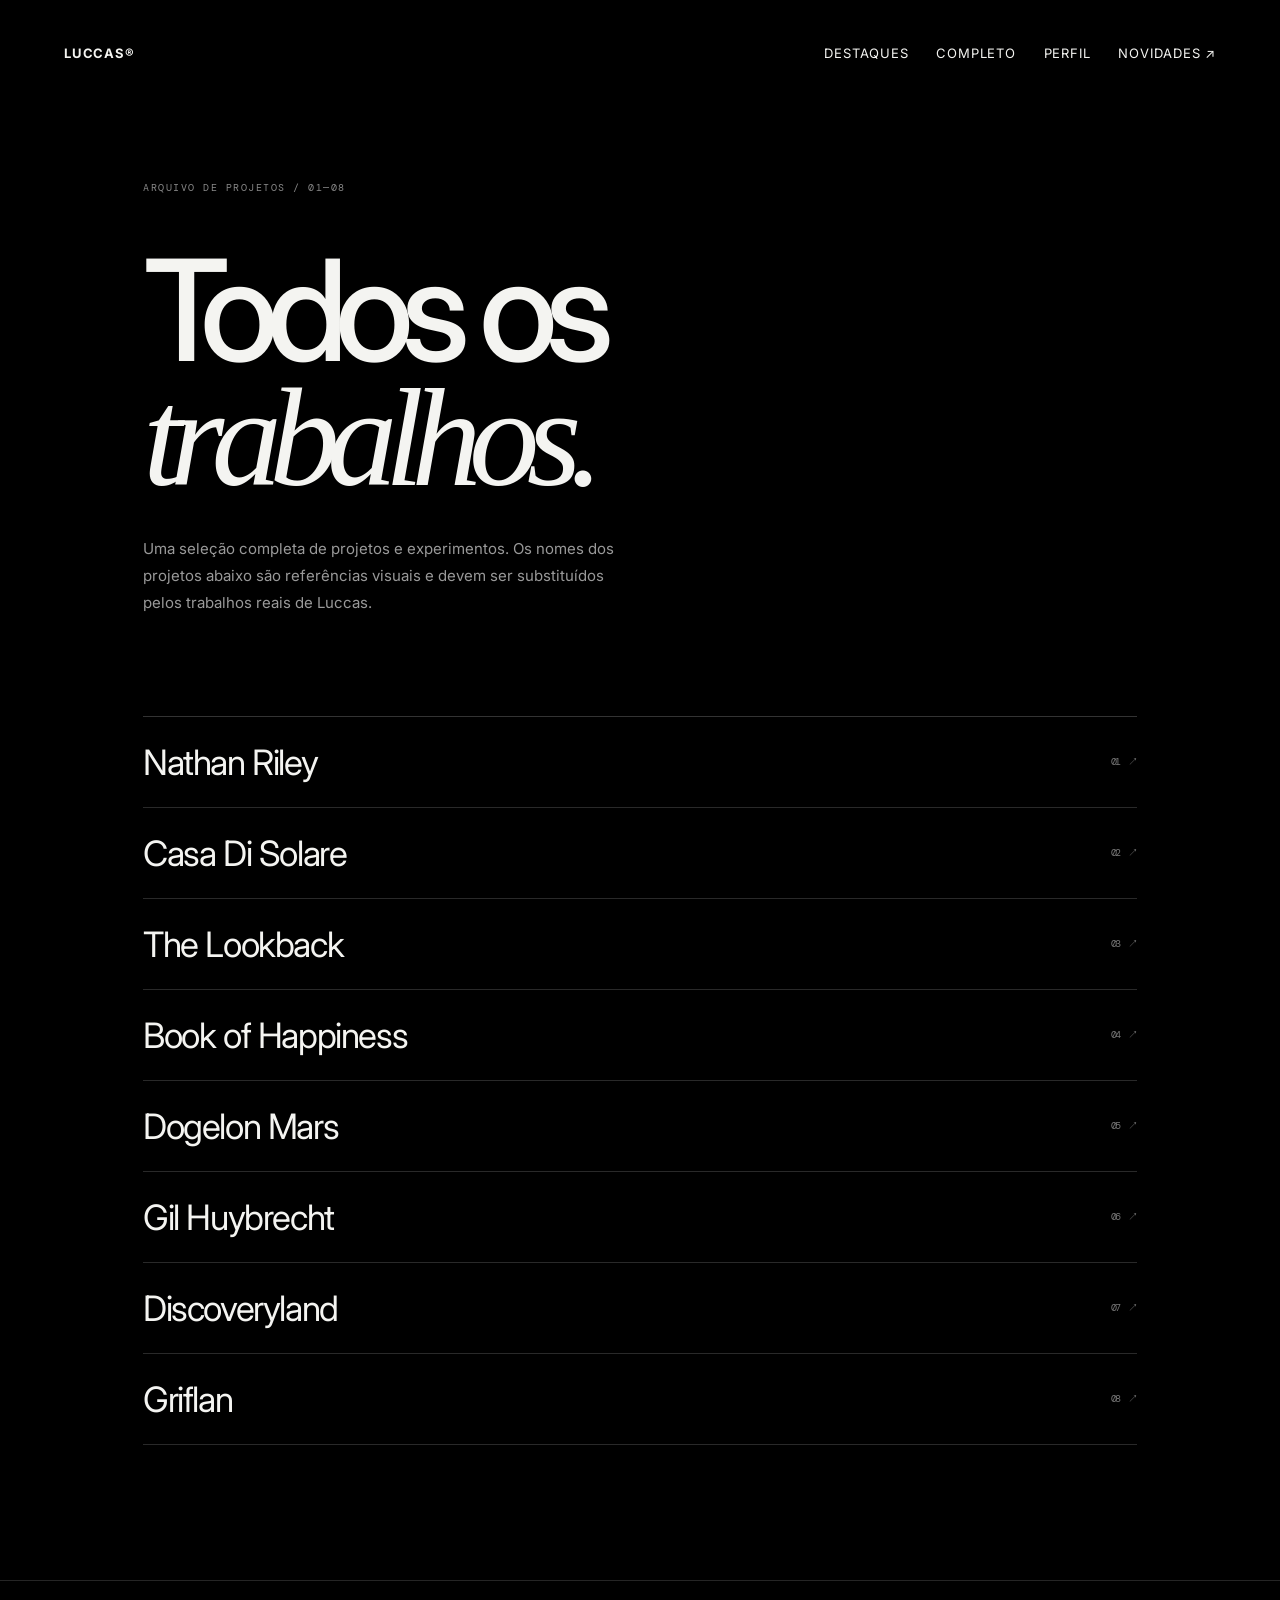
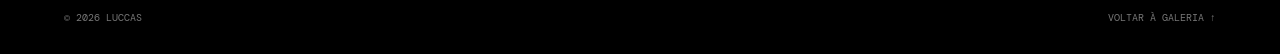
<file: full/index.html>
<!doctype html><html lang="pt-BR"><head><meta charset="utf-8"><meta name="viewport" content="width=device-width,initial-scale=1"><meta name="theme-color" content="#000"><title>Portfólio completo — Luccas</title><meta name="description" content="Uma seleção completa de trabalhos de Luccas."><link rel="stylesheet" href="../assets/css/style.css"><link rel="preconnect" href="https://fonts.googleapis.com"><link href="https://fonts.googleapis.com/css2?family=DM+Mono:wght@400;500&family=Inter:wght@400;500;600;700&display=swap" rel="stylesheet"></head><body style="overflow:auto;min-height:100%;background:#000;color:#f4f4f1"><header style="position:fixed;z-index:5;top:0;left:0;right:0;padding:5vh 5vw;display:flex;justify-content:space-between;font:13px Inter,sans-serif;letter-spacing:.06em;background:linear-gradient(#000,transparent)"><a href="../" style="font-weight:700">LUCCAS®</a><nav style="display:flex;gap:28px"><a href="../">DESTAQUES</a><a href="../full/">COMPLETO</a><a href="../profile/">PERFIL</a><a href="../newsletter/">NOVIDADES ↗</a></nav></header><main style="padding:19vh 10vw 15vh;max-width:1250px;margin:auto"><p style="font:10px 'DM Mono',monospace;color:#888;letter-spacing:.15em">ARQUIVO DE PROJETOS / 01—08</p><h1 style="font:500 clamp(60px,11vw,145px)/.88 Inter,sans-serif;letter-spacing:-.09em;margin:55px 0 35px">Todos os<br><i style="font-family:Georgia,serif;font-weight:400">trabalhos.</i></h1><p style="max-width:500px;color:#999;font:15px/1.8 Inter,sans-serif">Uma seleção completa de projetos e experimentos. Os nomes dos projetos abaixo são referências visuais e devem ser substituídos pelos trabalhos reais de Luccas.</p><div style="margin-top:100px;border-top:1px solid #333"><a href="../projects/project-one/" style="display:flex;justify-content:space-between;align-items:center;padding:24px 0;border-bottom:1px solid #292929;font:clamp(19px,3vw,35px) Inter,sans-serif;letter-spacing:-.04em"><span>Nathan Riley</span><small style="font:10px 'DM Mono',monospace;color:#777">01　↗</small></a><a href="../projects/project-two/" style="display:flex;justify-content:space-between;align-items:center;padding:24px 0;border-bottom:1px solid #292929;font:clamp(19px,3vw,35px) Inter,sans-serif;letter-spacing:-.04em"><span>Casa Di Solare</span><small style="font:10px 'DM Mono',monospace;color:#777">02　↗</small></a><a href="../projects/project-three/" style="display:flex;justify-content:space-between;align-items:center;padding:24px 0;border-bottom:1px solid #292929;font:clamp(19px,3vw,35px) Inter,sans-serif;letter-spacing:-.04em"><span>The Lookback</span><small style="font:10px 'DM Mono',monospace;color:#777">03　↗</small></a><a href="../projects/project-four/" style="display:flex;justify-content:space-between;align-items:center;padding:24px 0;border-bottom:1px solid #292929;font:clamp(19px,3vw,35px) Inter,sans-serif;letter-spacing:-.04em"><span>Book of Happiness</span><small style="font:10px 'DM Mono',monospace;color:#777">04　↗</small></a><a href="../projects/project-five/" style="display:flex;justify-content:space-between;align-items:center;padding:24px 0;border-bottom:1px solid #292929;font:clamp(19px,3vw,35px) Inter,sans-serif;letter-spacing:-.04em"><span>Dogelon Mars</span><small style="font:10px 'DM Mono',monospace;color:#777">05　↗</small></a><a href="../projects/project-six/" style="display:flex;justify-content:space-between;align-items:center;padding:24px 0;border-bottom:1px solid #292929;font:clamp(19px,3vw,35px) Inter,sans-serif;letter-spacing:-.04em"><span>Gil Huybrecht</span><small style="font:10px 'DM Mono',monospace;color:#777">06　↗</small></a><a href="../projects/project-seven/" style="display:flex;justify-content:space-between;align-items:center;padding:24px 0;border-bottom:1px solid #292929;font:clamp(19px,3vw,35px) Inter,sans-serif;letter-spacing:-.04em"><span>Discoveryland</span><small style="font:10px 'DM Mono',monospace;color:#777">07　↗</small></a><a href="../projects/project-eight/" style="display:flex;justify-content:space-between;align-items:center;padding:24px 0;border-bottom:1px solid #292929;font:clamp(19px,3vw,35px) Inter,sans-serif;letter-spacing:-.04em"><span>Griflan</span><small style="font:10px 'DM Mono',monospace;color:#777">08　↗</small></a></div></main><footer style="position:relative;padding:30px 5vw;border-top:1px solid #252525;display:flex;justify-content:space-between;font:10px 'DM Mono',monospace;color:#777"><span>© 2026 LUCCAS</span><a href="../">VOLTAR À GALERIA ↑</a></footer></body></html>
</file>
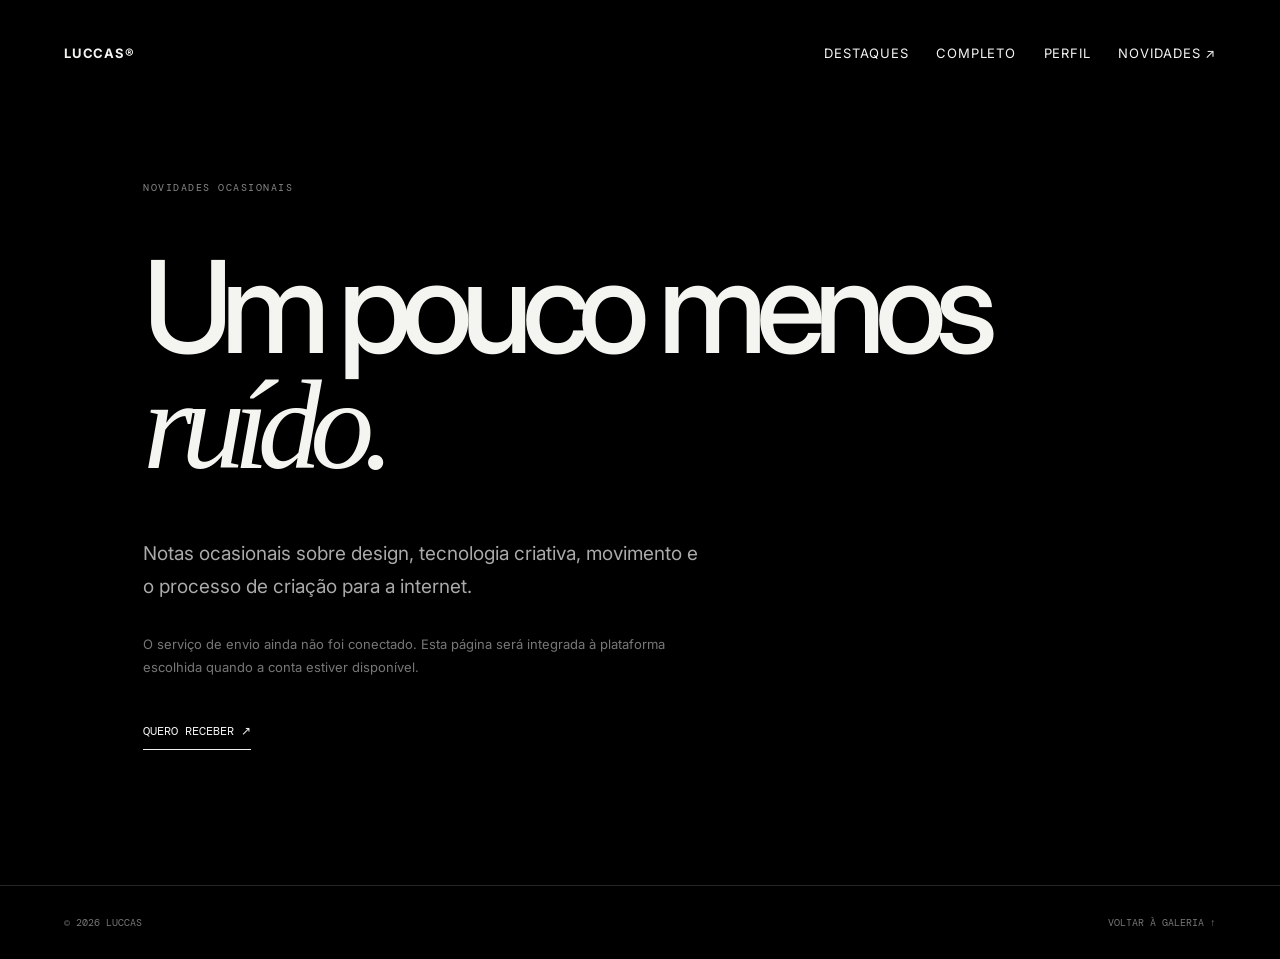
<file: newsletter/index.html>
<!doctype html><html lang="pt-BR"><head><meta charset="utf-8"><meta name="viewport" content="width=device-width,initial-scale=1"><meta name="theme-color" content="#000"><title>Novidades — Luccas</title><meta name="description" content="Notas ocasionais sobre design e tecnologia criativa."><link rel="stylesheet" href="../assets/css/style.css"><link rel="preconnect" href="https://fonts.googleapis.com"><link href="https://fonts.googleapis.com/css2?family=DM+Mono:wght@400;500&family=Inter:wght@400;500;600;700&display=swap" rel="stylesheet"></head><body style="overflow:auto;min-height:100%;background:#000;color:#f4f4f1"><header style="position:fixed;z-index:5;top:0;left:0;right:0;padding:5vh 5vw;display:flex;justify-content:space-between;font:13px Inter,sans-serif;letter-spacing:.06em;background:linear-gradient(#000,transparent)"><a href="../" style="font-weight:700">LUCCAS®</a><nav style="display:flex;gap:28px"><a href="../">DESTAQUES</a><a href="../full/">COMPLETO</a><a href="../profile/">PERFIL</a><a href="../newsletter/">NOVIDADES ↗</a></nav></header><main style="padding:19vh 10vw 15vh;max-width:1250px;margin:auto"><p style="font:10px 'DM Mono',monospace;color:#888;letter-spacing:.15em">NOVIDADES OCASIONAIS</p><h1 style="font:500 clamp(58px,10vw,130px)/.9 Inter,sans-serif;letter-spacing:-.09em;margin:55px 0">Um pouco menos<br><i style="font-family:Georgia,serif;font-weight:400">ruído.</i></h1><p style="max-width:560px;color:#aaa;font:19px/1.7 Inter,sans-serif">Notas ocasionais sobre design, tecnologia criativa, movimento e o processo de criação para a internet.</p><p style="max-width:560px;color:#777;font:13px/1.8 Inter,sans-serif;margin-top:30px">O serviço de envio ainda não foi conectado. Esta página será integrada à plataforma escolhida quando a conta estiver disponível.</p><a href="mailto:hello@example.com?subject=Novidades" style="display:inline-block;margin-top:30px;border-bottom:1px solid #eee;padding-bottom:10px;font:12px 'DM Mono',monospace">QUERO RECEBER ↗</a></main><footer style="position:relative;padding:30px 5vw;border-top:1px solid #252525;display:flex;justify-content:space-between;font:10px 'DM Mono',monospace;color:#777"><span>© 2026 LUCCAS</span><a href="../">VOLTAR À GALERIA ↑</a></footer></body></html>
</file>
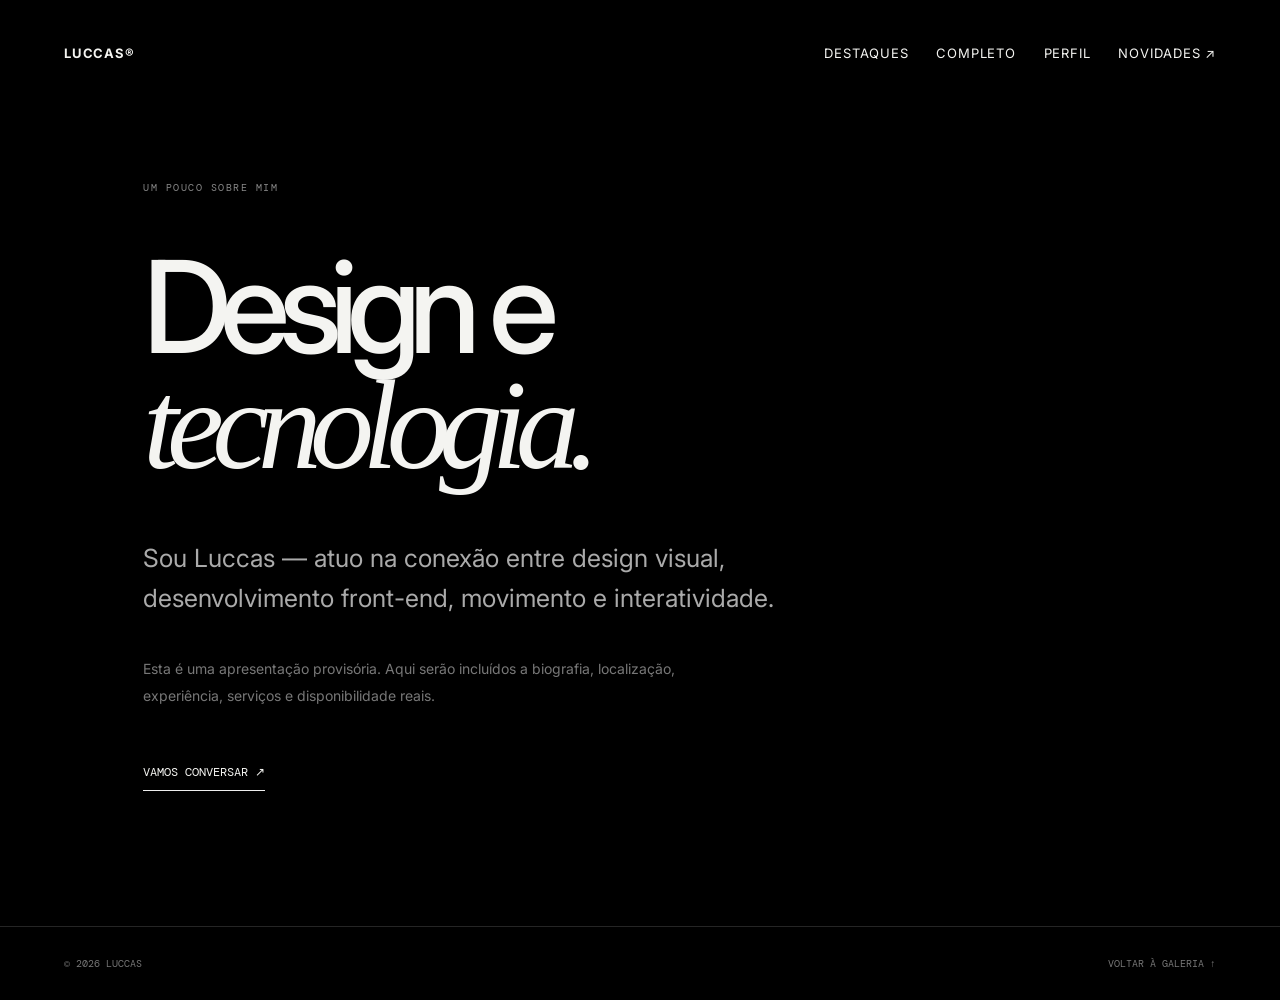
<file: profile/index.html>
<!doctype html><html lang="pt-BR"><head><meta charset="utf-8"><meta name="viewport" content="width=device-width,initial-scale=1"><meta name="theme-color" content="#000"><title>Perfil — Luccas</title><meta name="description" content="Sobre Luccas, designer e desenvolvedor."><link rel="stylesheet" href="../assets/css/style.css"><link rel="preconnect" href="https://fonts.googleapis.com"><link href="https://fonts.googleapis.com/css2?family=DM+Mono:wght@400;500&family=Inter:wght@400;500;600;700&display=swap" rel="stylesheet"></head><body style="overflow:auto;min-height:100%;background:#000;color:#f4f4f1"><header style="position:fixed;z-index:5;top:0;left:0;right:0;padding:5vh 5vw;display:flex;justify-content:space-between;font:13px Inter,sans-serif;letter-spacing:.06em;background:linear-gradient(#000,transparent)"><a href="../" style="font-weight:700">LUCCAS®</a><nav style="display:flex;gap:28px"><a href="../">DESTAQUES</a><a href="../full/">COMPLETO</a><a href="../profile/">PERFIL</a><a href="../newsletter/">NOVIDADES ↗</a></nav></header><main style="padding:19vh 10vw 15vh;max-width:1250px;margin:auto"><p style="font:10px 'DM Mono',monospace;color:#888;letter-spacing:.15em">UM POUCO SOBRE MIM</p><h1 style="font:500 clamp(58px,10vw,130px)/.9 Inter,sans-serif;letter-spacing:-.09em;margin:55px 0">Design e<br><i style="font-family:Georgia,serif;font-weight:400">tecnologia.</i></h1><p style="max-width:650px;color:#aaa;font:clamp(18px,2.3vw,25px)/1.6 Inter,sans-serif">Sou Luccas — atuo na conexão entre design visual, desenvolvimento front-end, movimento e interatividade.</p><p style="max-width:570px;color:#777;font:14px/1.9 Inter,sans-serif;margin-top:38px">Esta é uma apresentação provisória. Aqui serão incluídos a biografia, localização, experiência, serviços e disponibilidade reais.</p><a href="mailto:hello@example.com" style="display:inline-block;margin-top:40px;border-bottom:1px solid #eee;padding-bottom:10px;font:12px 'DM Mono',monospace">VAMOS CONVERSAR ↗</a></main><footer style="position:relative;padding:30px 5vw;border-top:1px solid #252525;display:flex;justify-content:space-between;font:10px 'DM Mono',monospace;color:#777"><span>© 2026 LUCCAS</span><a href="../">VOLTAR À GALERIA ↑</a></footer></body></html>
</file>
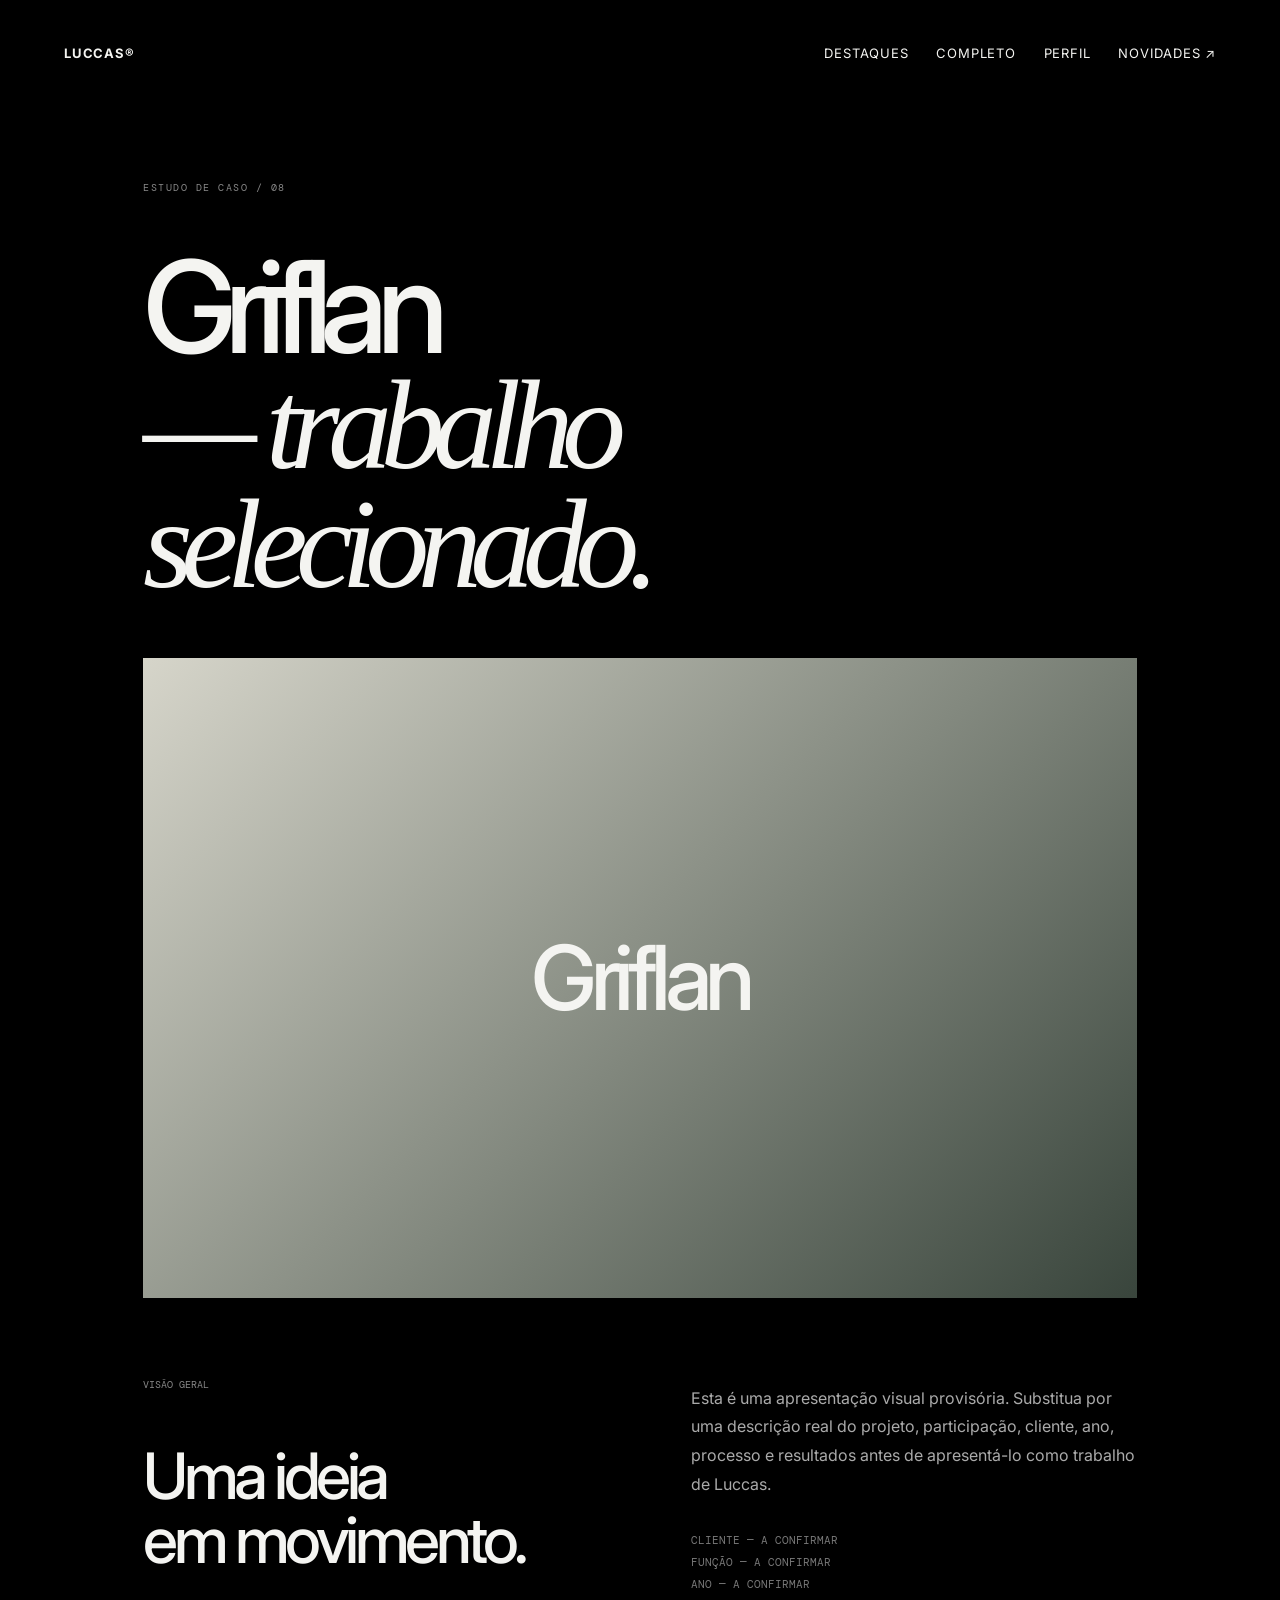
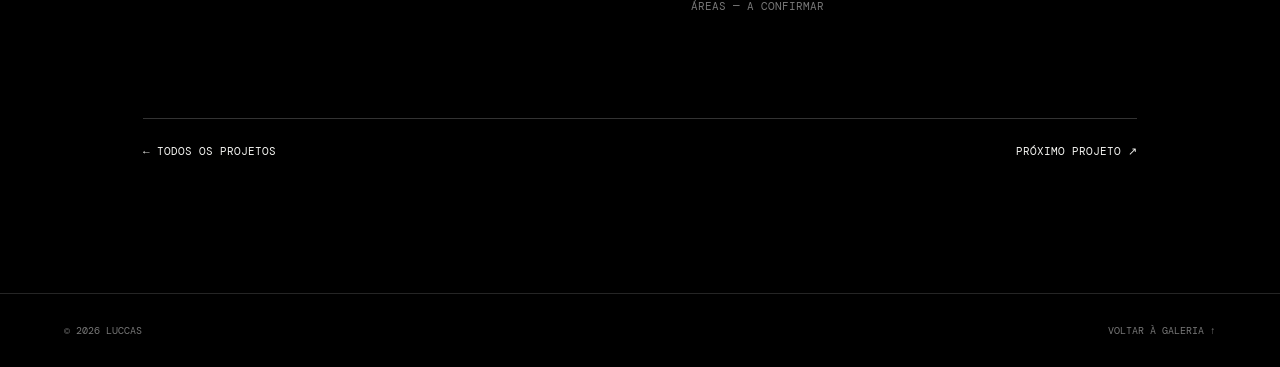
<file: projects/project-eight/index.html>
<!doctype html><html lang="pt-BR"><head><meta charset="utf-8"><meta name="viewport" content="width=device-width,initial-scale=1"><meta name="theme-color" content="#000"><title>Griflan — Luccas</title><meta name="description" content="Modelo de apresentação de projeto do portfólio de Luccas."><link rel="canonical" href="https://fernandomichelmann.github.io/PortifolioLuccas/projects/project-eight/"><link rel="stylesheet" href="../../assets/css/style.css"><link rel="preconnect" href="https://fonts.googleapis.com"><link href="https://fonts.googleapis.com/css2?family=DM+Mono:wght@400;500&family=Inter:wght@400;500;600;700&display=swap" rel="stylesheet"></head><body style="overflow:auto;min-height:100%;background:#000;color:#f4f4f1"><header style="position:fixed;z-index:5;top:0;left:0;right:0;padding:5vh 5vw;display:flex;justify-content:space-between;font:13px Inter,sans-serif;letter-spacing:.06em;background:linear-gradient(#000,transparent)"><a href="../../" style="font-weight:700">LUCCAS®</a><nav style="display:flex;gap:28px"><a href="../../">DESTAQUES</a><a href="../../full/">COMPLETO</a><a href="../../profile/">PERFIL</a><a href="../../newsletter/">NOVIDADES ↗</a></nav></header><main style="padding:19vh 10vw 15vh;max-width:1250px;margin:auto"><p style="font:10px 'DM Mono',monospace;color:#888;letter-spacing:.15em">ESTUDO DE CASO / 08</p><h1 style="font:500 clamp(58px,10vw,130px)/.9 Inter,sans-serif;letter-spacing:-.09em;margin:55px 0">Griflan<br><i style="font-family:Georgia,serif;font-weight:400">— trabalho selecionado.</i></h1><div style="height:50vw;max-height:650px;background:linear-gradient(135deg,#d6d5ca,#39453c);display:grid;place-items:center;font:500 clamp(38px,7vw,90px) Inter,sans-serif;letter-spacing:-.07em;text-align:center;padding:30px">Griflan</div><section style="display:grid;grid-template-columns:1fr 1fr;gap:8vw;margin-top:70px"><div><p style="font:10px 'DM Mono',monospace;color:#888">VISÃO GERAL</p><h2 style="font:500 clamp(35px,5vw,65px)/1 Inter,sans-serif;letter-spacing:-.07em">Uma ideia<br>em movimento.</h2></div><div><p style="font:16px/1.8 Inter,sans-serif;color:#aaa">Esta é uma apresentação visual provisória. Substitua por uma descrição real do projeto, participação, cliente, ano, processo e resultados antes de apresentá-lo como trabalho de Luccas.</p><p style="font:11px/2 'DM Mono',monospace;color:#777;margin-top:30px">CLIENTE — A CONFIRMAR<br>FUNÇÃO — A CONFIRMAR<br>ANO — A CONFIRMAR<br>ÁREAS — A CONFIRMAR</p></div></section><div style="margin-top:90px;border-top:1px solid #333;padding-top:25px;display:flex;justify-content:space-between;font:11px 'DM Mono',monospace"><a href="../../full/">← TODOS OS PROJETOS</a><a href="../../projects/project-one/">PRÓXIMO PROJETO ↗</a></div></main><footer style="padding:30px 5vw;border-top:1px solid #252525;display:flex;justify-content:space-between;font:10px 'DM Mono',monospace;color:#777"><span>© 2026 LUCCAS</span><a href="../../">VOLTAR À GALERIA ↑</a></footer></body></html>
</file>
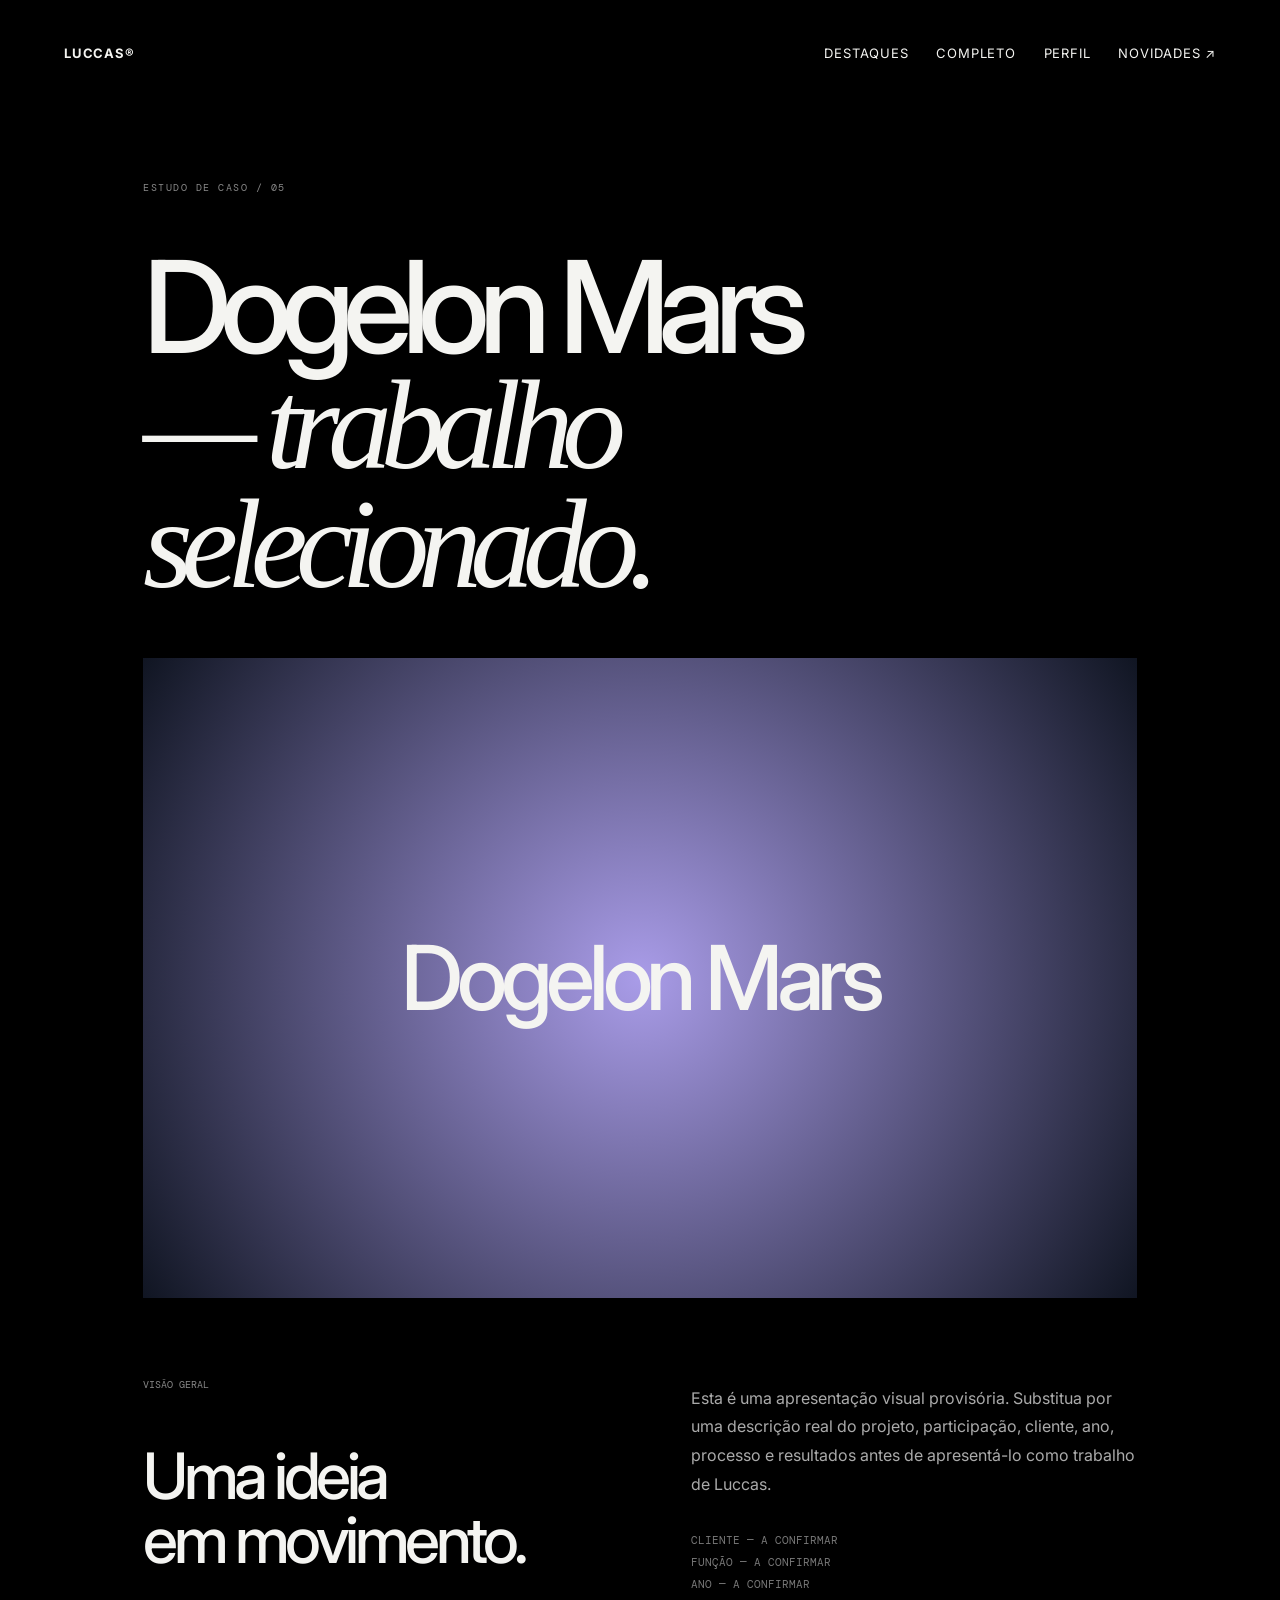
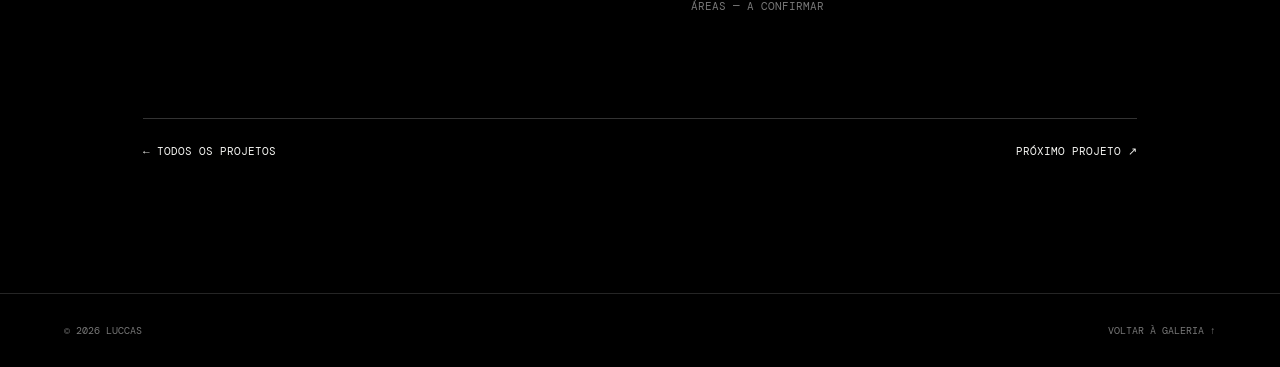
<file: projects/project-five/index.html>
<!doctype html><html lang="pt-BR"><head><meta charset="utf-8"><meta name="viewport" content="width=device-width,initial-scale=1"><meta name="theme-color" content="#000"><title>Dogelon Mars — Luccas</title><meta name="description" content="Modelo de apresentação de projeto do portfólio de Luccas."><link rel="canonical" href="https://fernandomichelmann.github.io/PortifolioLuccas/projects/project-five/"><link rel="stylesheet" href="../../assets/css/style.css"><link rel="preconnect" href="https://fonts.googleapis.com"><link href="https://fonts.googleapis.com/css2?family=DM+Mono:wght@400;500&family=Inter:wght@400;500;600;700&display=swap" rel="stylesheet"></head><body style="overflow:auto;min-height:100%;background:#000;color:#f4f4f1"><header style="position:fixed;z-index:5;top:0;left:0;right:0;padding:5vh 5vw;display:flex;justify-content:space-between;font:13px Inter,sans-serif;letter-spacing:.06em;background:linear-gradient(#000,transparent)"><a href="../../" style="font-weight:700">LUCCAS®</a><nav style="display:flex;gap:28px"><a href="../../">DESTAQUES</a><a href="../../full/">COMPLETO</a><a href="../../profile/">PERFIL</a><a href="../../newsletter/">NOVIDADES ↗</a></nav></header><main style="padding:19vh 10vw 15vh;max-width:1250px;margin:auto"><p style="font:10px 'DM Mono',monospace;color:#888;letter-spacing:.15em">ESTUDO DE CASO / 05</p><h1 style="font:500 clamp(58px,10vw,130px)/.9 Inter,sans-serif;letter-spacing:-.09em;margin:55px 0">Dogelon Mars<br><i style="font-family:Georgia,serif;font-weight:400">— trabalho selecionado.</i></h1><div style="height:50vw;max-height:650px;background:radial-gradient(circle,#a99ce8,#101522);display:grid;place-items:center;font:500 clamp(38px,7vw,90px) Inter,sans-serif;letter-spacing:-.07em;text-align:center;padding:30px">Dogelon Mars</div><section style="display:grid;grid-template-columns:1fr 1fr;gap:8vw;margin-top:70px"><div><p style="font:10px 'DM Mono',monospace;color:#888">VISÃO GERAL</p><h2 style="font:500 clamp(35px,5vw,65px)/1 Inter,sans-serif;letter-spacing:-.07em">Uma ideia<br>em movimento.</h2></div><div><p style="font:16px/1.8 Inter,sans-serif;color:#aaa">Esta é uma apresentação visual provisória. Substitua por uma descrição real do projeto, participação, cliente, ano, processo e resultados antes de apresentá-lo como trabalho de Luccas.</p><p style="font:11px/2 'DM Mono',monospace;color:#777;margin-top:30px">CLIENTE — A CONFIRMAR<br>FUNÇÃO — A CONFIRMAR<br>ANO — A CONFIRMAR<br>ÁREAS — A CONFIRMAR</p></div></section><div style="margin-top:90px;border-top:1px solid #333;padding-top:25px;display:flex;justify-content:space-between;font:11px 'DM Mono',monospace"><a href="../../full/">← TODOS OS PROJETOS</a><a href="../../projects/project-six/">PRÓXIMO PROJETO ↗</a></div></main><footer style="padding:30px 5vw;border-top:1px solid #252525;display:flex;justify-content:space-between;font:10px 'DM Mono',monospace;color:#777"><span>© 2026 LUCCAS</span><a href="../../">VOLTAR À GALERIA ↑</a></footer></body></html>
</file>
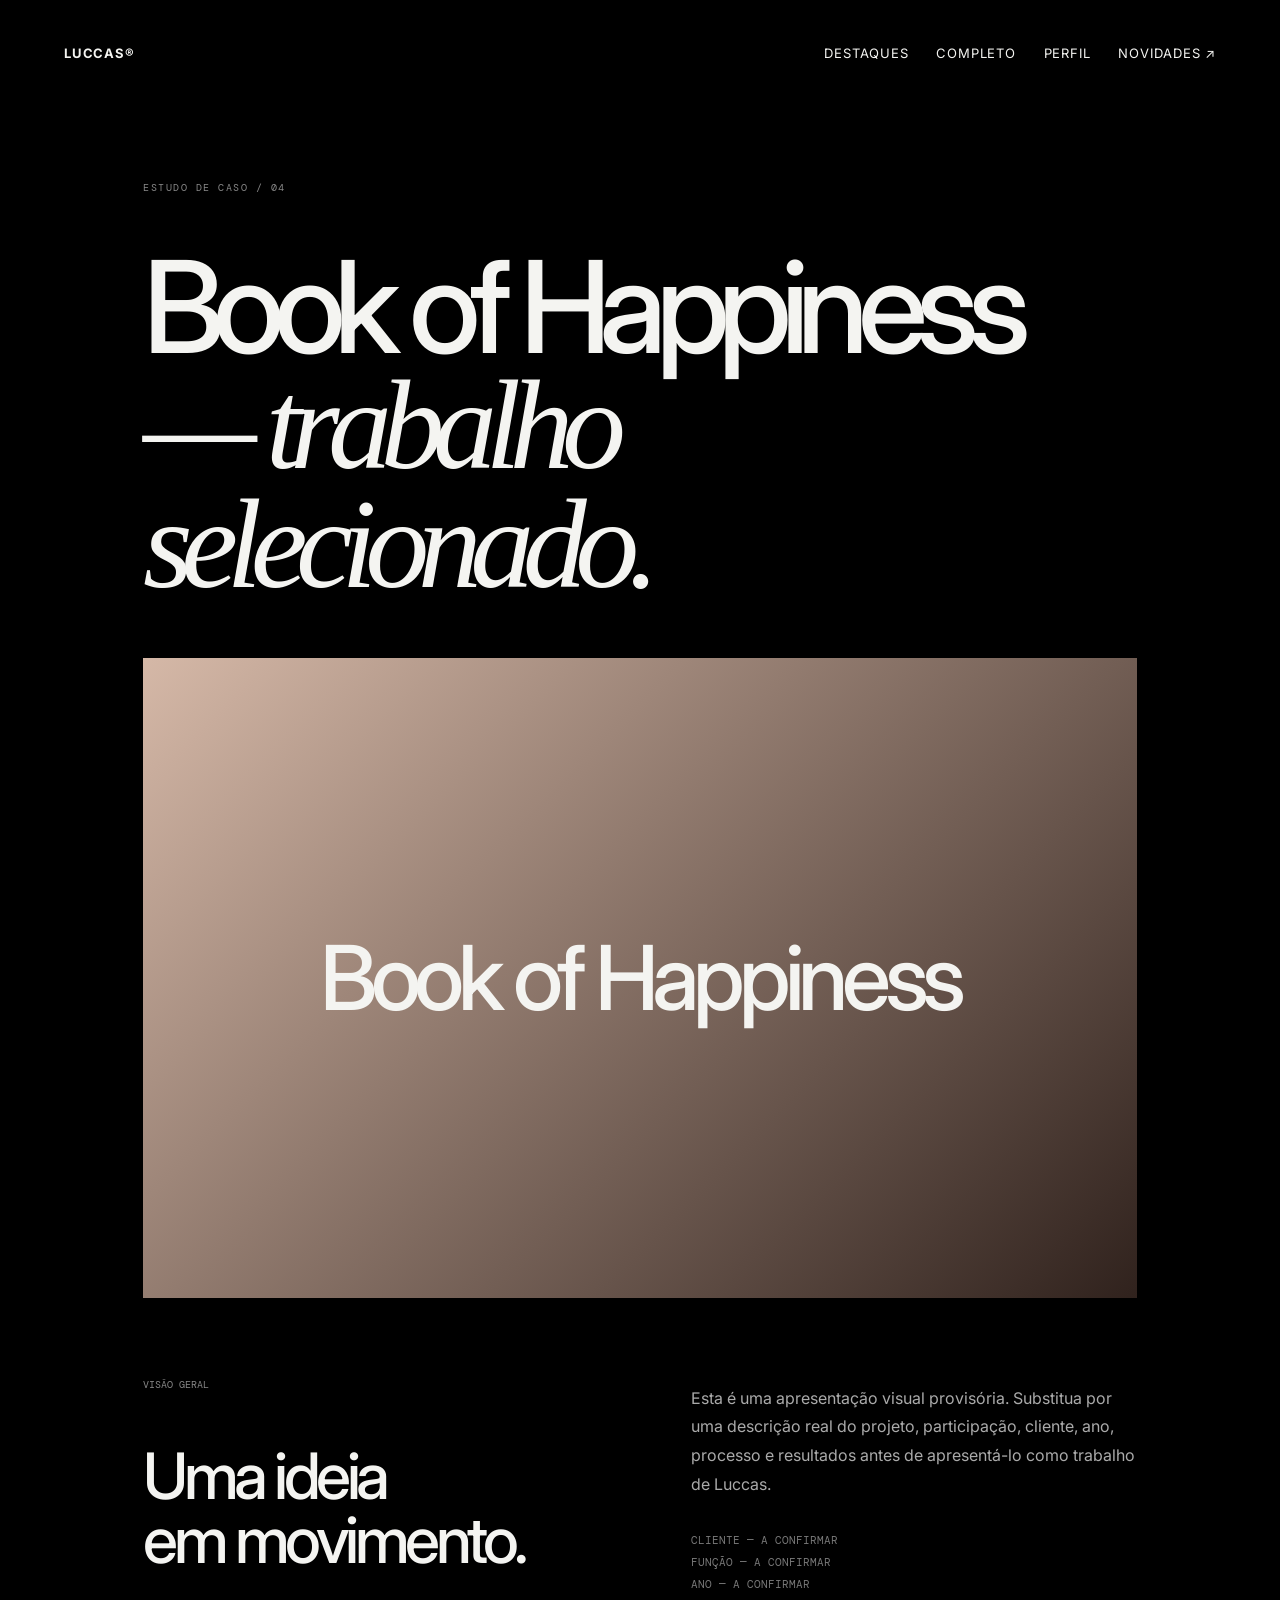
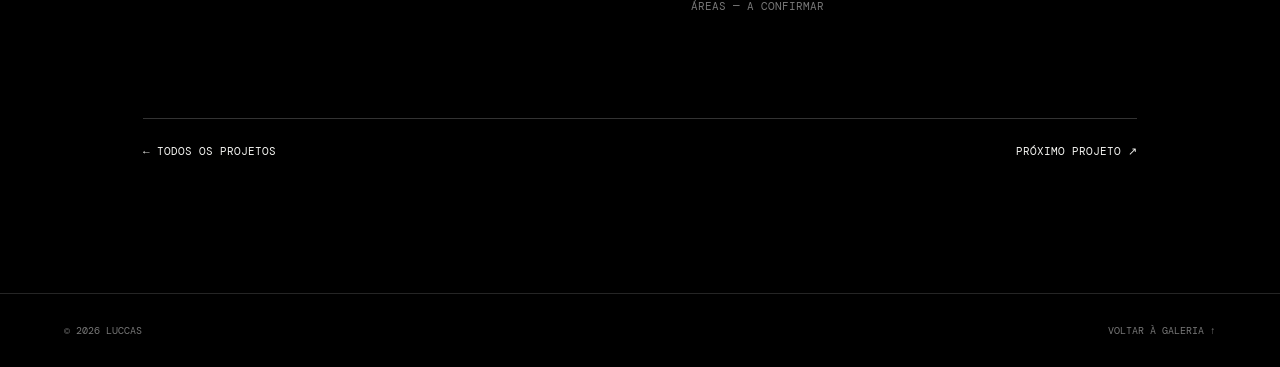
<file: projects/project-four/index.html>
<!doctype html><html lang="pt-BR"><head><meta charset="utf-8"><meta name="viewport" content="width=device-width,initial-scale=1"><meta name="theme-color" content="#000"><title>Book of Happiness — Luccas</title><meta name="description" content="Modelo de apresentação de projeto do portfólio de Luccas."><link rel="canonical" href="https://fernandomichelmann.github.io/PortifolioLuccas/projects/project-four/"><link rel="stylesheet" href="../../assets/css/style.css"><link rel="preconnect" href="https://fonts.googleapis.com"><link href="https://fonts.googleapis.com/css2?family=DM+Mono:wght@400;500&family=Inter:wght@400;500;600;700&display=swap" rel="stylesheet"></head><body style="overflow:auto;min-height:100%;background:#000;color:#f4f4f1"><header style="position:fixed;z-index:5;top:0;left:0;right:0;padding:5vh 5vw;display:flex;justify-content:space-between;font:13px Inter,sans-serif;letter-spacing:.06em;background:linear-gradient(#000,transparent)"><a href="../../" style="font-weight:700">LUCCAS®</a><nav style="display:flex;gap:28px"><a href="../../">DESTAQUES</a><a href="../../full/">COMPLETO</a><a href="../../profile/">PERFIL</a><a href="../../newsletter/">NOVIDADES ↗</a></nav></header><main style="padding:19vh 10vw 15vh;max-width:1250px;margin:auto"><p style="font:10px 'DM Mono',monospace;color:#888;letter-spacing:.15em">ESTUDO DE CASO / 04</p><h1 style="font:500 clamp(58px,10vw,130px)/.9 Inter,sans-serif;letter-spacing:-.09em;margin:55px 0">Book of Happiness<br><i style="font-family:Georgia,serif;font-weight:400">— trabalho selecionado.</i></h1><div style="height:50vw;max-height:650px;background:linear-gradient(135deg,#d5b8a7,#30221d);display:grid;place-items:center;font:500 clamp(38px,7vw,90px) Inter,sans-serif;letter-spacing:-.07em;text-align:center;padding:30px">Book of Happiness</div><section style="display:grid;grid-template-columns:1fr 1fr;gap:8vw;margin-top:70px"><div><p style="font:10px 'DM Mono',monospace;color:#888">VISÃO GERAL</p><h2 style="font:500 clamp(35px,5vw,65px)/1 Inter,sans-serif;letter-spacing:-.07em">Uma ideia<br>em movimento.</h2></div><div><p style="font:16px/1.8 Inter,sans-serif;color:#aaa">Esta é uma apresentação visual provisória. Substitua por uma descrição real do projeto, participação, cliente, ano, processo e resultados antes de apresentá-lo como trabalho de Luccas.</p><p style="font:11px/2 'DM Mono',monospace;color:#777;margin-top:30px">CLIENTE — A CONFIRMAR<br>FUNÇÃO — A CONFIRMAR<br>ANO — A CONFIRMAR<br>ÁREAS — A CONFIRMAR</p></div></section><div style="margin-top:90px;border-top:1px solid #333;padding-top:25px;display:flex;justify-content:space-between;font:11px 'DM Mono',monospace"><a href="../../full/">← TODOS OS PROJETOS</a><a href="../../projects/project-five/">PRÓXIMO PROJETO ↗</a></div></main><footer style="padding:30px 5vw;border-top:1px solid #252525;display:flex;justify-content:space-between;font:10px 'DM Mono',monospace;color:#777"><span>© 2026 LUCCAS</span><a href="../../">VOLTAR À GALERIA ↑</a></footer></body></html>
</file>
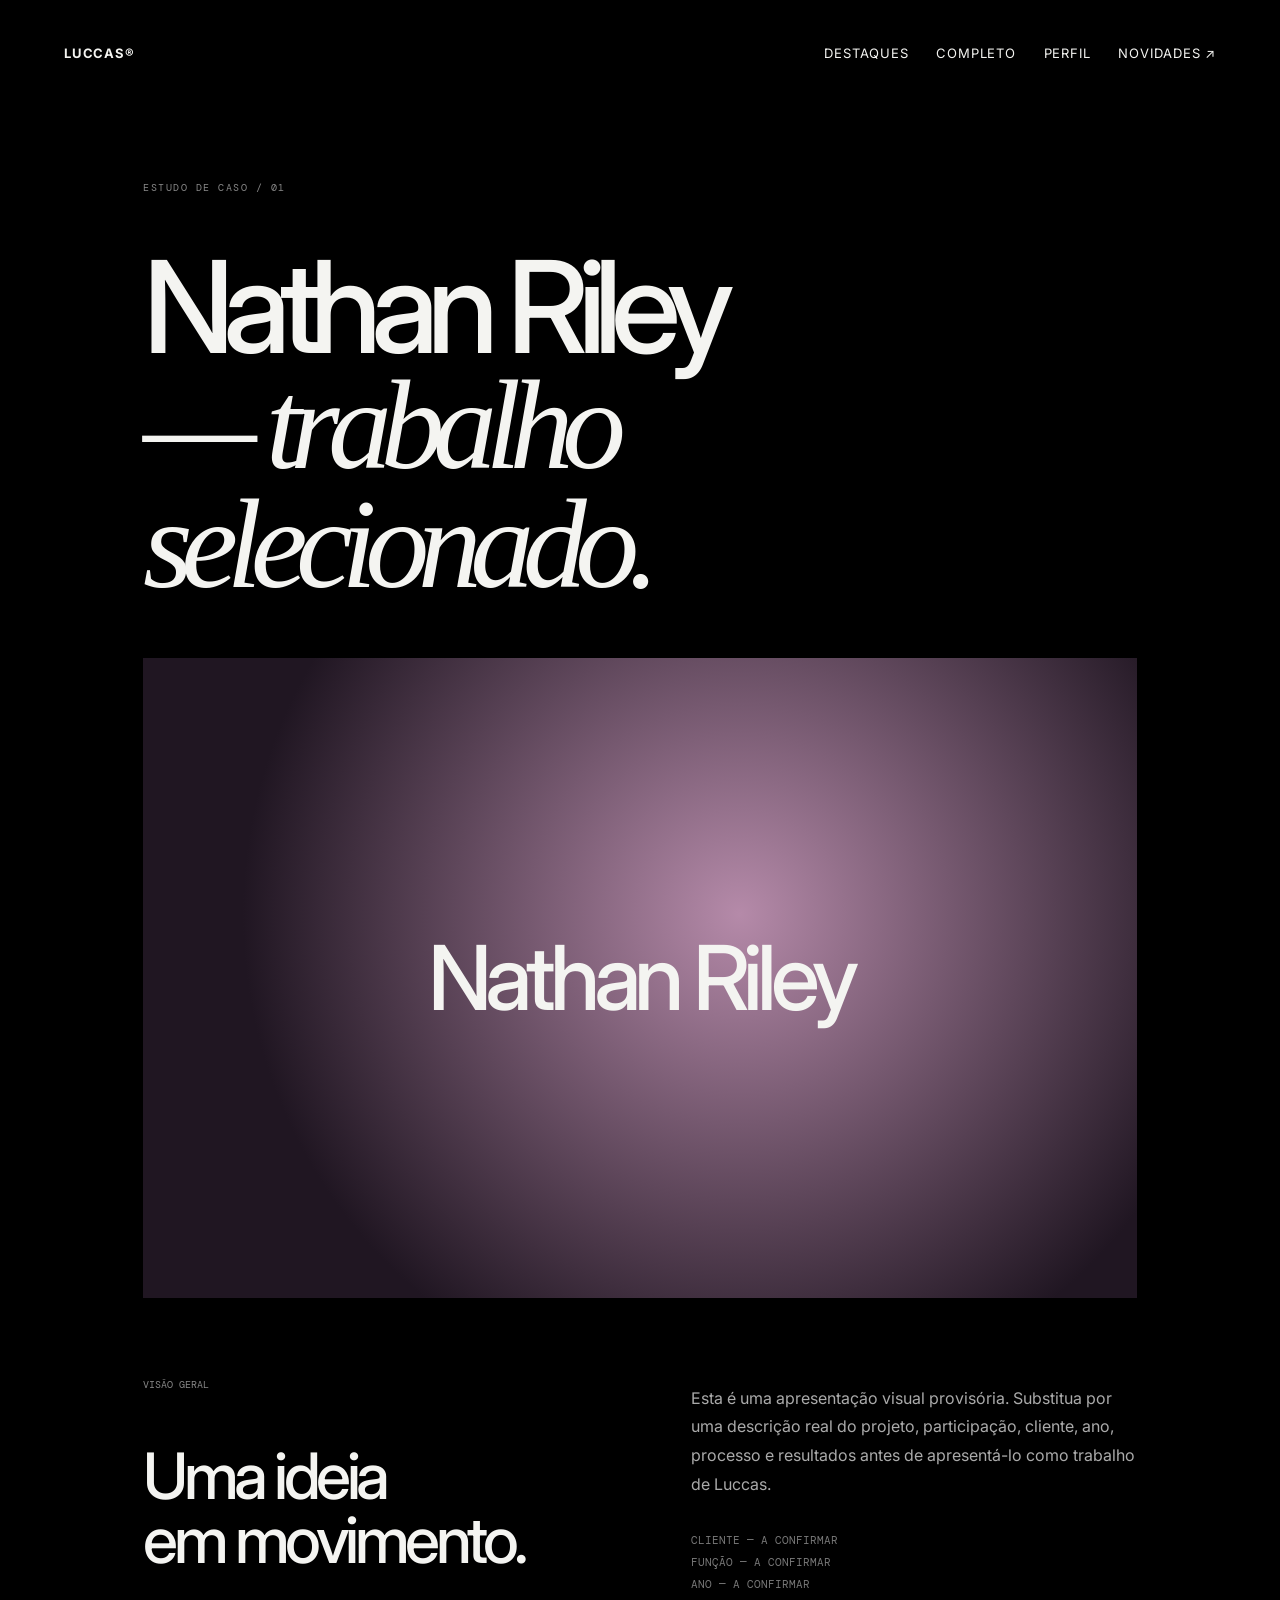
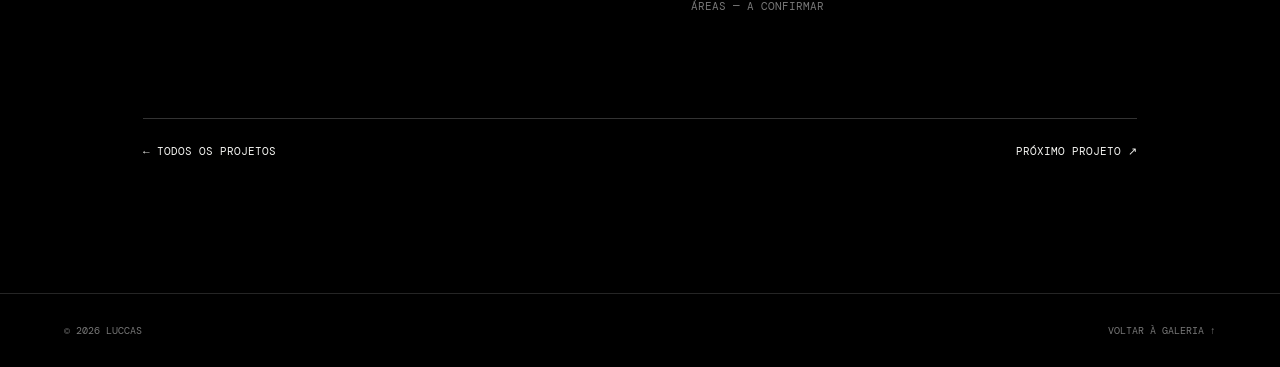
<file: projects/project-one/index.html>
<!doctype html><html lang="pt-BR"><head><meta charset="utf-8"><meta name="viewport" content="width=device-width,initial-scale=1"><meta name="theme-color" content="#000"><title>Nathan Riley — Luccas</title><meta name="description" content="Modelo de apresentação de projeto do portfólio de Luccas."><link rel="canonical" href="https://fernandomichelmann.github.io/PortifolioLuccas/projects/project-one/"><link rel="stylesheet" href="../../assets/css/style.css"><link rel="preconnect" href="https://fonts.googleapis.com"><link href="https://fonts.googleapis.com/css2?family=DM+Mono:wght@400;500&family=Inter:wght@400;500;600;700&display=swap" rel="stylesheet"></head><body style="overflow:auto;min-height:100%;background:#000;color:#f4f4f1"><header style="position:fixed;z-index:5;top:0;left:0;right:0;padding:5vh 5vw;display:flex;justify-content:space-between;font:13px Inter,sans-serif;letter-spacing:.06em;background:linear-gradient(#000,transparent)"><a href="../../" style="font-weight:700">LUCCAS®</a><nav style="display:flex;gap:28px"><a href="../../">DESTAQUES</a><a href="../../full/">COMPLETO</a><a href="../../profile/">PERFIL</a><a href="../../newsletter/">NOVIDADES ↗</a></nav></header><main style="padding:19vh 10vw 15vh;max-width:1250px;margin:auto"><p style="font:10px 'DM Mono',monospace;color:#888;letter-spacing:.15em">ESTUDO DE CASO / 01</p><h1 style="font:500 clamp(58px,10vw,130px)/.9 Inter,sans-serif;letter-spacing:-.09em;margin:55px 0">Nathan Riley<br><i style="font-family:Georgia,serif;font-weight:400">— trabalho selecionado.</i></h1><div style="height:50vw;max-height:650px;background:radial-gradient(circle at 60% 40%,#b58aa9,#201622 70%);display:grid;place-items:center;font:500 clamp(38px,7vw,90px) Inter,sans-serif;letter-spacing:-.07em;text-align:center;padding:30px">Nathan Riley</div><section style="display:grid;grid-template-columns:1fr 1fr;gap:8vw;margin-top:70px"><div><p style="font:10px 'DM Mono',monospace;color:#888">VISÃO GERAL</p><h2 style="font:500 clamp(35px,5vw,65px)/1 Inter,sans-serif;letter-spacing:-.07em">Uma ideia<br>em movimento.</h2></div><div><p style="font:16px/1.8 Inter,sans-serif;color:#aaa">Esta é uma apresentação visual provisória. Substitua por uma descrição real do projeto, participação, cliente, ano, processo e resultados antes de apresentá-lo como trabalho de Luccas.</p><p style="font:11px/2 'DM Mono',monospace;color:#777;margin-top:30px">CLIENTE — A CONFIRMAR<br>FUNÇÃO — A CONFIRMAR<br>ANO — A CONFIRMAR<br>ÁREAS — A CONFIRMAR</p></div></section><div style="margin-top:90px;border-top:1px solid #333;padding-top:25px;display:flex;justify-content:space-between;font:11px 'DM Mono',monospace"><a href="../../full/">← TODOS OS PROJETOS</a><a href="../../projects/project-two/">PRÓXIMO PROJETO ↗</a></div></main><footer style="padding:30px 5vw;border-top:1px solid #252525;display:flex;justify-content:space-between;font:10px 'DM Mono',monospace;color:#777"><span>© 2026 LUCCAS</span><a href="../../">VOLTAR À GALERIA ↑</a></footer></body></html>
</file>
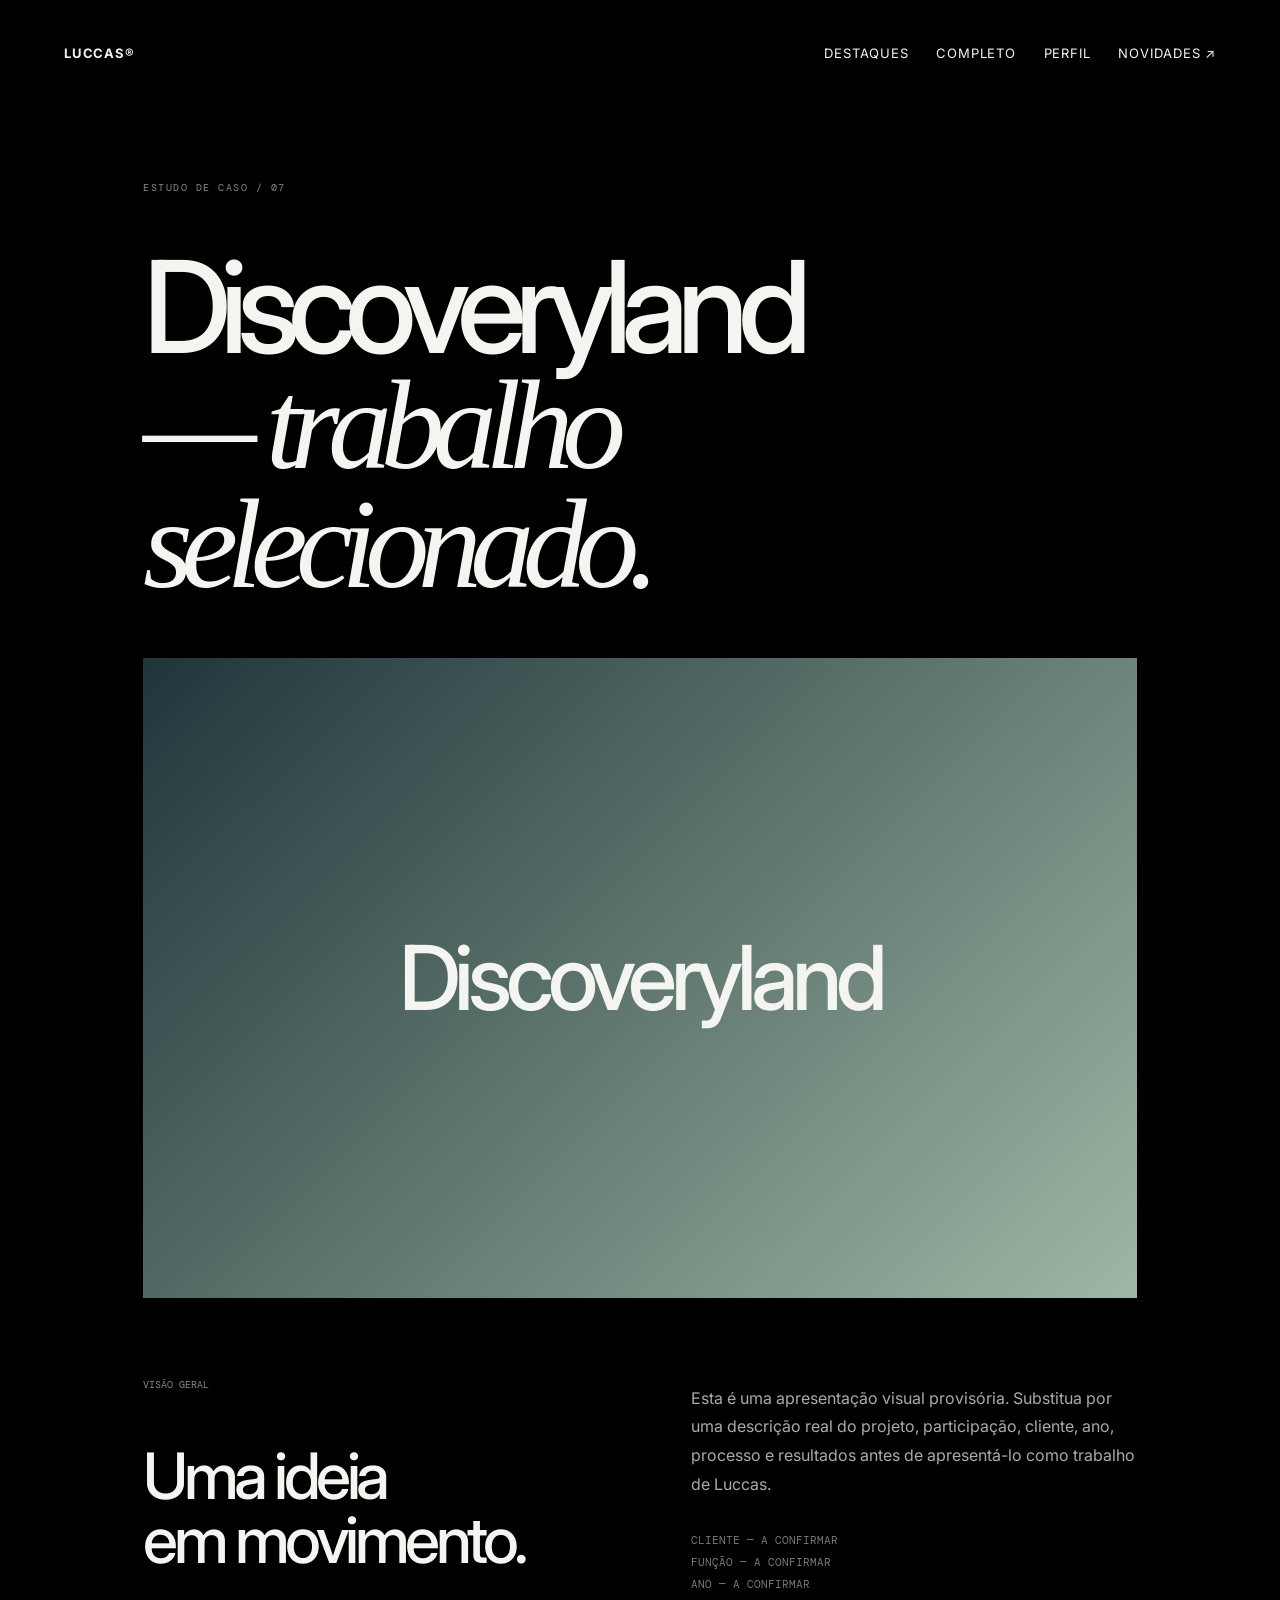
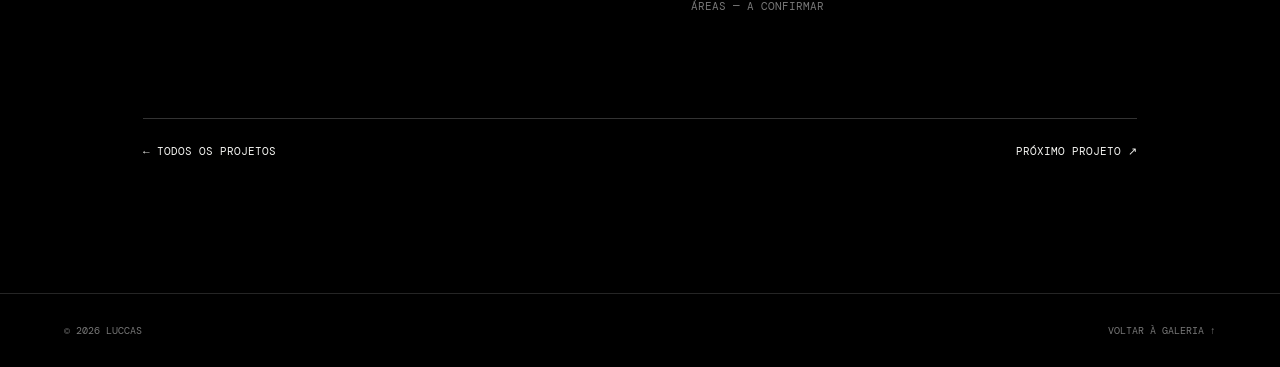
<file: projects/project-seven/index.html>
<!doctype html><html lang="pt-BR"><head><meta charset="utf-8"><meta name="viewport" content="width=device-width,initial-scale=1"><meta name="theme-color" content="#000"><title>Discoveryland — Luccas</title><meta name="description" content="Modelo de apresentação de projeto do portfólio de Luccas."><link rel="canonical" href="https://fernandomichelmann.github.io/PortifolioLuccas/projects/project-seven/"><link rel="stylesheet" href="../../assets/css/style.css"><link rel="preconnect" href="https://fonts.googleapis.com"><link href="https://fonts.googleapis.com/css2?family=DM+Mono:wght@400;500&family=Inter:wght@400;500;600;700&display=swap" rel="stylesheet"></head><body style="overflow:auto;min-height:100%;background:#000;color:#f4f4f1"><header style="position:fixed;z-index:5;top:0;left:0;right:0;padding:5vh 5vw;display:flex;justify-content:space-between;font:13px Inter,sans-serif;letter-spacing:.06em;background:linear-gradient(#000,transparent)"><a href="../../" style="font-weight:700">LUCCAS®</a><nav style="display:flex;gap:28px"><a href="../../">DESTAQUES</a><a href="../../full/">COMPLETO</a><a href="../../profile/">PERFIL</a><a href="../../newsletter/">NOVIDADES ↗</a></nav></header><main style="padding:19vh 10vw 15vh;max-width:1250px;margin:auto"><p style="font:10px 'DM Mono',monospace;color:#888;letter-spacing:.15em">ESTUDO DE CASO / 07</p><h1 style="font:500 clamp(58px,10vw,130px)/.9 Inter,sans-serif;letter-spacing:-.09em;margin:55px 0">Discoveryland<br><i style="font-family:Georgia,serif;font-weight:400">— trabalho selecionado.</i></h1><div style="height:50vw;max-height:650px;background:linear-gradient(135deg,#20353a,#9fb7a5);display:grid;place-items:center;font:500 clamp(38px,7vw,90px) Inter,sans-serif;letter-spacing:-.07em;text-align:center;padding:30px">Discoveryland</div><section style="display:grid;grid-template-columns:1fr 1fr;gap:8vw;margin-top:70px"><div><p style="font:10px 'DM Mono',monospace;color:#888">VISÃO GERAL</p><h2 style="font:500 clamp(35px,5vw,65px)/1 Inter,sans-serif;letter-spacing:-.07em">Uma ideia<br>em movimento.</h2></div><div><p style="font:16px/1.8 Inter,sans-serif;color:#aaa">Esta é uma apresentação visual provisória. Substitua por uma descrição real do projeto, participação, cliente, ano, processo e resultados antes de apresentá-lo como trabalho de Luccas.</p><p style="font:11px/2 'DM Mono',monospace;color:#777;margin-top:30px">CLIENTE — A CONFIRMAR<br>FUNÇÃO — A CONFIRMAR<br>ANO — A CONFIRMAR<br>ÁREAS — A CONFIRMAR</p></div></section><div style="margin-top:90px;border-top:1px solid #333;padding-top:25px;display:flex;justify-content:space-between;font:11px 'DM Mono',monospace"><a href="../../full/">← TODOS OS PROJETOS</a><a href="../../projects/project-eight/">PRÓXIMO PROJETO ↗</a></div></main><footer style="padding:30px 5vw;border-top:1px solid #252525;display:flex;justify-content:space-between;font:10px 'DM Mono',monospace;color:#777"><span>© 2026 LUCCAS</span><a href="../../">VOLTAR À GALERIA ↑</a></footer></body></html>
</file>
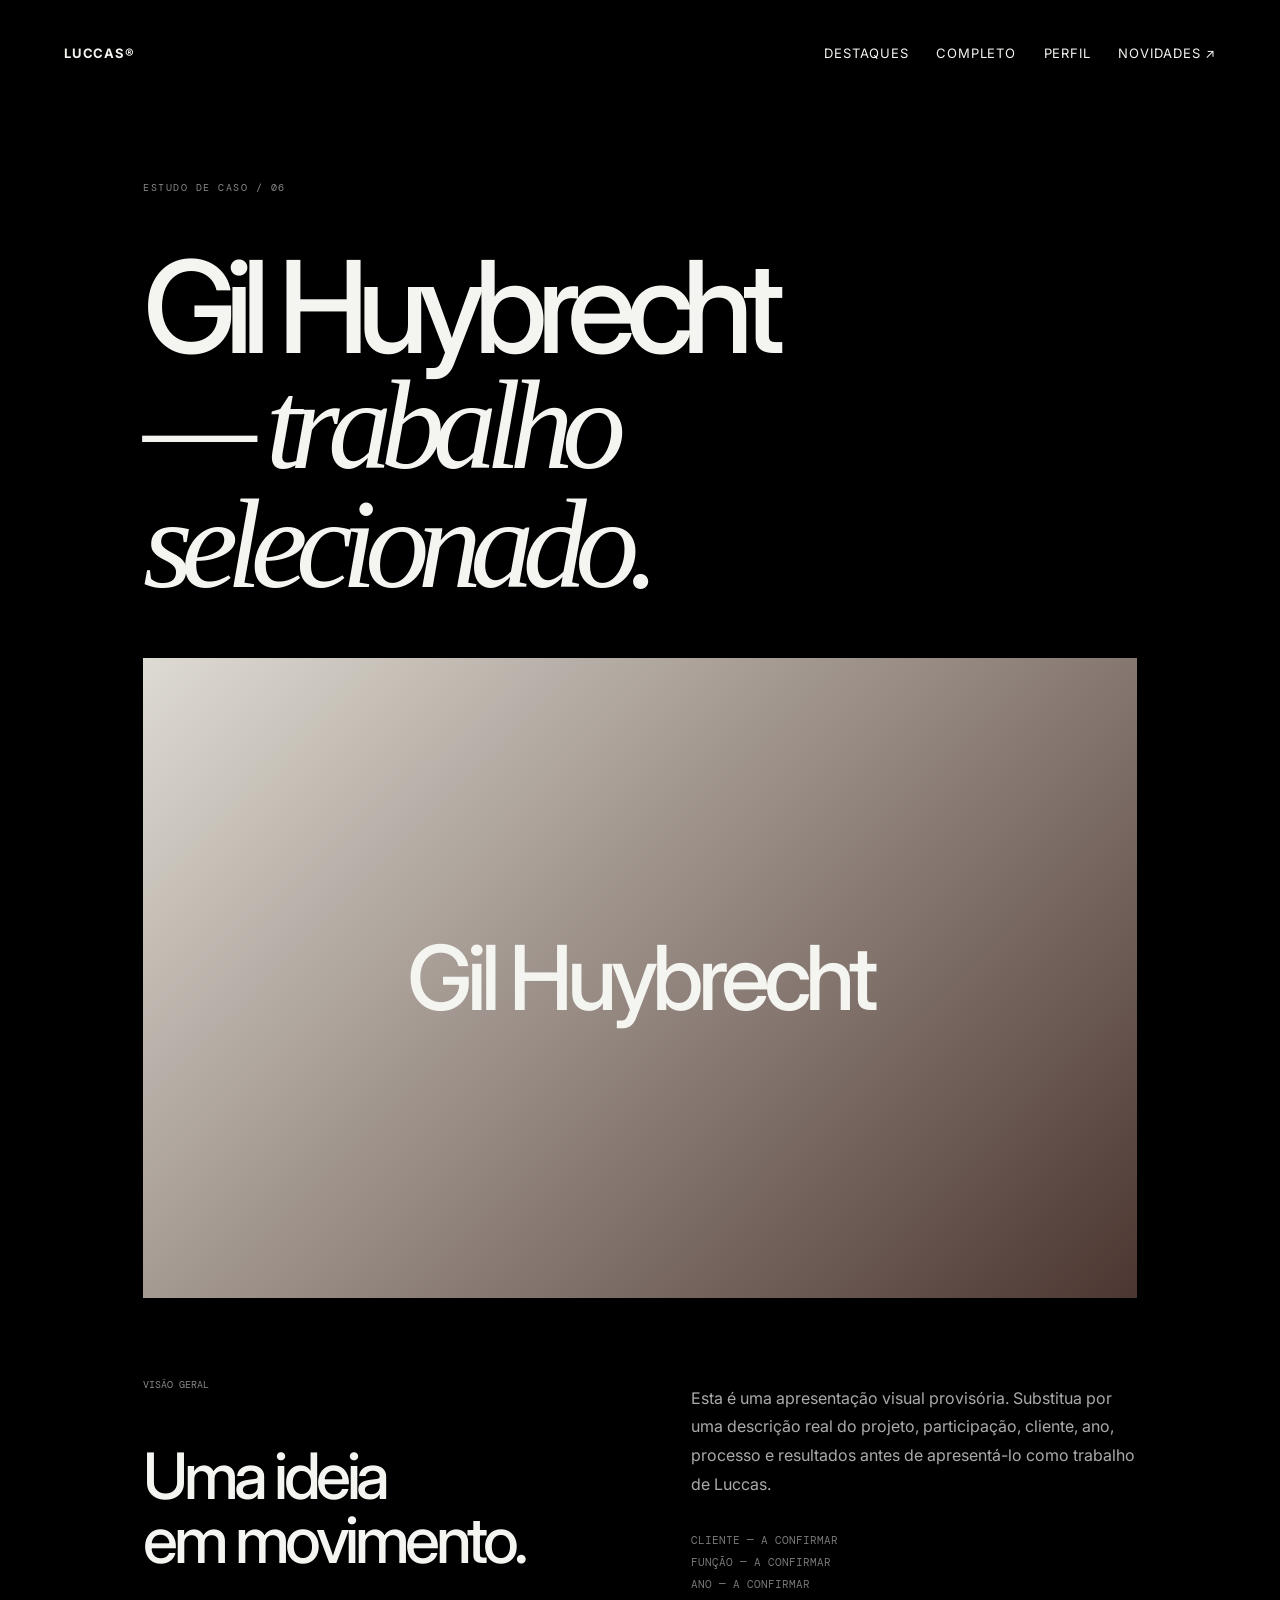
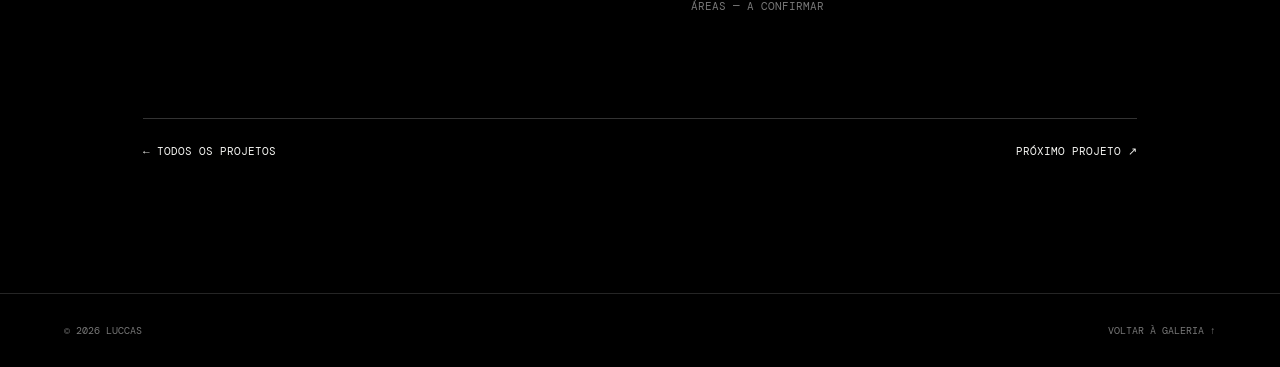
<file: projects/project-six/index.html>
<!doctype html><html lang="pt-BR"><head><meta charset="utf-8"><meta name="viewport" content="width=device-width,initial-scale=1"><meta name="theme-color" content="#000"><title>Gil Huybrecht — Luccas</title><meta name="description" content="Modelo de apresentação de projeto do portfólio de Luccas."><link rel="canonical" href="https://fernandomichelmann.github.io/PortifolioLuccas/projects/project-six/"><link rel="stylesheet" href="../../assets/css/style.css"><link rel="preconnect" href="https://fonts.googleapis.com"><link href="https://fonts.googleapis.com/css2?family=DM+Mono:wght@400;500&family=Inter:wght@400;500;600;700&display=swap" rel="stylesheet"></head><body style="overflow:auto;min-height:100%;background:#000;color:#f4f4f1"><header style="position:fixed;z-index:5;top:0;left:0;right:0;padding:5vh 5vw;display:flex;justify-content:space-between;font:13px Inter,sans-serif;letter-spacing:.06em;background:linear-gradient(#000,transparent)"><a href="../../" style="font-weight:700">LUCCAS®</a><nav style="display:flex;gap:28px"><a href="../../">DESTAQUES</a><a href="../../full/">COMPLETO</a><a href="../../profile/">PERFIL</a><a href="../../newsletter/">NOVIDADES ↗</a></nav></header><main style="padding:19vh 10vw 15vh;max-width:1250px;margin:auto"><p style="font:10px 'DM Mono',monospace;color:#888;letter-spacing:.15em">ESTUDO DE CASO / 06</p><h1 style="font:500 clamp(58px,10vw,130px)/.9 Inter,sans-serif;letter-spacing:-.09em;margin:55px 0">Gil Huybrecht<br><i style="font-family:Georgia,serif;font-weight:400">— trabalho selecionado.</i></h1><div style="height:50vw;max-height:650px;background:linear-gradient(135deg,#dedbd2,#4c3631);display:grid;place-items:center;font:500 clamp(38px,7vw,90px) Inter,sans-serif;letter-spacing:-.07em;text-align:center;padding:30px">Gil Huybrecht</div><section style="display:grid;grid-template-columns:1fr 1fr;gap:8vw;margin-top:70px"><div><p style="font:10px 'DM Mono',monospace;color:#888">VISÃO GERAL</p><h2 style="font:500 clamp(35px,5vw,65px)/1 Inter,sans-serif;letter-spacing:-.07em">Uma ideia<br>em movimento.</h2></div><div><p style="font:16px/1.8 Inter,sans-serif;color:#aaa">Esta é uma apresentação visual provisória. Substitua por uma descrição real do projeto, participação, cliente, ano, processo e resultados antes de apresentá-lo como trabalho de Luccas.</p><p style="font:11px/2 'DM Mono',monospace;color:#777;margin-top:30px">CLIENTE — A CONFIRMAR<br>FUNÇÃO — A CONFIRMAR<br>ANO — A CONFIRMAR<br>ÁREAS — A CONFIRMAR</p></div></section><div style="margin-top:90px;border-top:1px solid #333;padding-top:25px;display:flex;justify-content:space-between;font:11px 'DM Mono',monospace"><a href="../../full/">← TODOS OS PROJETOS</a><a href="../../projects/project-seven/">PRÓXIMO PROJETO ↗</a></div></main><footer style="padding:30px 5vw;border-top:1px solid #252525;display:flex;justify-content:space-between;font:10px 'DM Mono',monospace;color:#777"><span>© 2026 LUCCAS</span><a href="../../">VOLTAR À GALERIA ↑</a></footer></body></html>
</file>
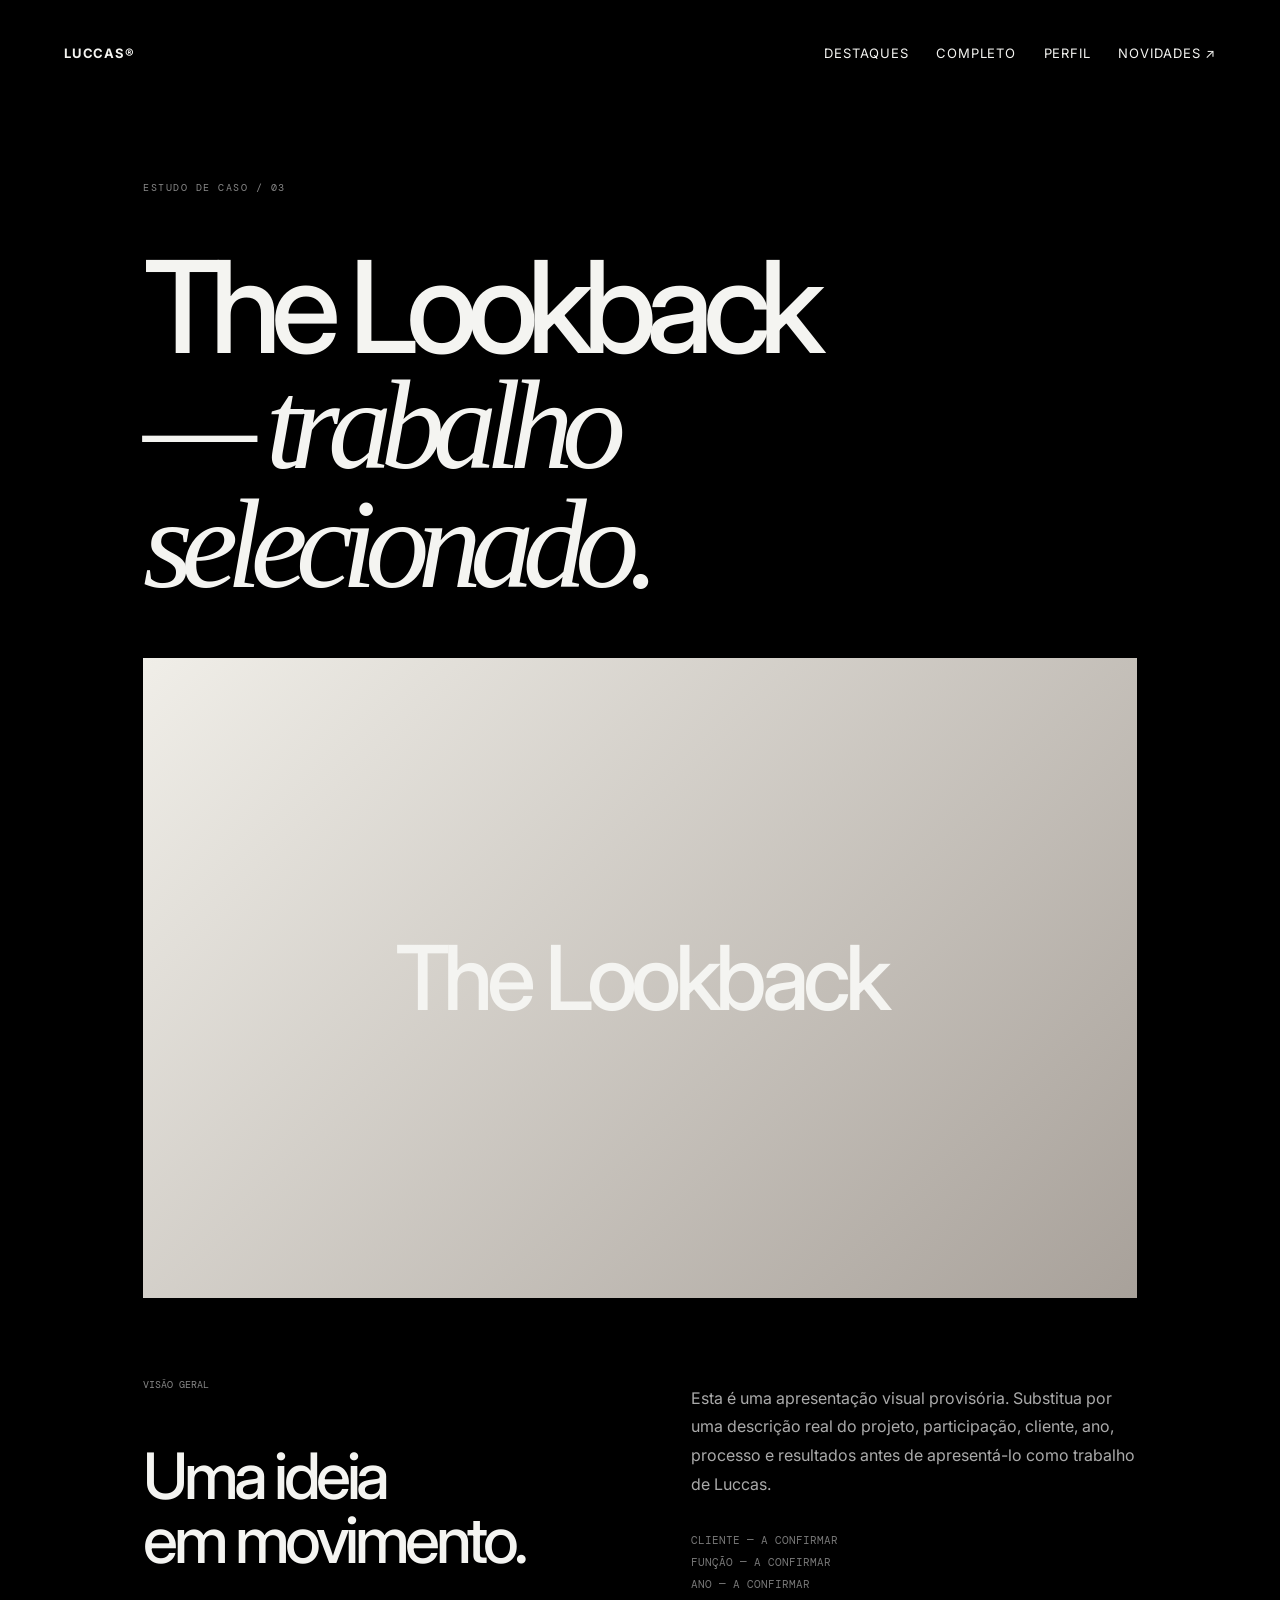
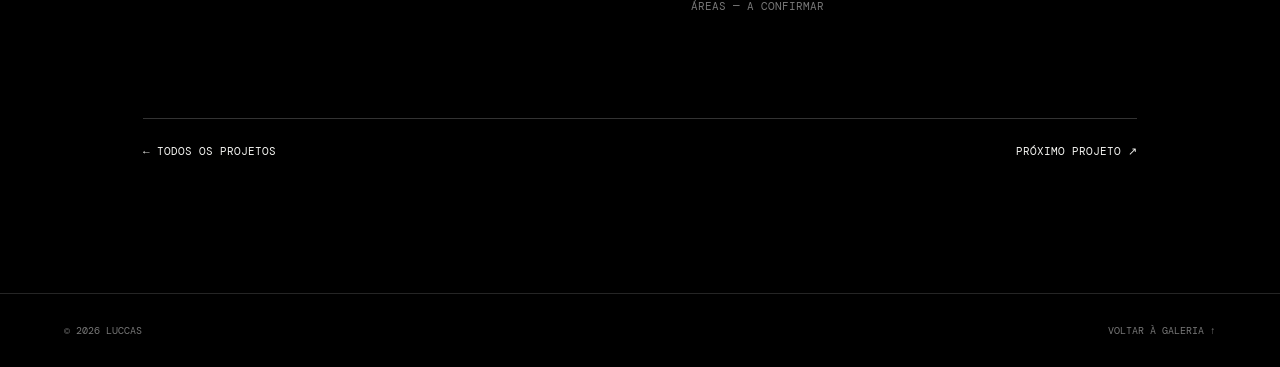
<file: projects/project-three/index.html>
<!doctype html><html lang="pt-BR"><head><meta charset="utf-8"><meta name="viewport" content="width=device-width,initial-scale=1"><meta name="theme-color" content="#000"><title>The Lookback — Luccas</title><meta name="description" content="Modelo de apresentação de projeto do portfólio de Luccas."><link rel="canonical" href="https://fernandomichelmann.github.io/PortifolioLuccas/projects/project-three/"><link rel="stylesheet" href="../../assets/css/style.css"><link rel="preconnect" href="https://fonts.googleapis.com"><link href="https://fonts.googleapis.com/css2?family=DM+Mono:wght@400;500&family=Inter:wght@400;500;600;700&display=swap" rel="stylesheet"></head><body style="overflow:auto;min-height:100%;background:#000;color:#f4f4f1"><header style="position:fixed;z-index:5;top:0;left:0;right:0;padding:5vh 5vw;display:flex;justify-content:space-between;font:13px Inter,sans-serif;letter-spacing:.06em;background:linear-gradient(#000,transparent)"><a href="../../" style="font-weight:700">LUCCAS®</a><nav style="display:flex;gap:28px"><a href="../../">DESTAQUES</a><a href="../../full/">COMPLETO</a><a href="../../profile/">PERFIL</a><a href="../../newsletter/">NOVIDADES ↗</a></nav></header><main style="padding:19vh 10vw 15vh;max-width:1250px;margin:auto"><p style="font:10px 'DM Mono',monospace;color:#888;letter-spacing:.15em">ESTUDO DE CASO / 03</p><h1 style="font:500 clamp(58px,10vw,130px)/.9 Inter,sans-serif;letter-spacing:-.09em;margin:55px 0">The Lookback<br><i style="font-family:Georgia,serif;font-weight:400">— trabalho selecionado.</i></h1><div style="height:50vw;max-height:650px;background:linear-gradient(135deg,#f0eee8,#a8a19a);display:grid;place-items:center;font:500 clamp(38px,7vw,90px) Inter,sans-serif;letter-spacing:-.07em;text-align:center;padding:30px">The Lookback</div><section style="display:grid;grid-template-columns:1fr 1fr;gap:8vw;margin-top:70px"><div><p style="font:10px 'DM Mono',monospace;color:#888">VISÃO GERAL</p><h2 style="font:500 clamp(35px,5vw,65px)/1 Inter,sans-serif;letter-spacing:-.07em">Uma ideia<br>em movimento.</h2></div><div><p style="font:16px/1.8 Inter,sans-serif;color:#aaa">Esta é uma apresentação visual provisória. Substitua por uma descrição real do projeto, participação, cliente, ano, processo e resultados antes de apresentá-lo como trabalho de Luccas.</p><p style="font:11px/2 'DM Mono',monospace;color:#777;margin-top:30px">CLIENTE — A CONFIRMAR<br>FUNÇÃO — A CONFIRMAR<br>ANO — A CONFIRMAR<br>ÁREAS — A CONFIRMAR</p></div></section><div style="margin-top:90px;border-top:1px solid #333;padding-top:25px;display:flex;justify-content:space-between;font:11px 'DM Mono',monospace"><a href="../../full/">← TODOS OS PROJETOS</a><a href="../../projects/project-four/">PRÓXIMO PROJETO ↗</a></div></main><footer style="padding:30px 5vw;border-top:1px solid #252525;display:flex;justify-content:space-between;font:10px 'DM Mono',monospace;color:#777"><span>© 2026 LUCCAS</span><a href="../../">VOLTAR À GALERIA ↑</a></footer></body></html>
</file>
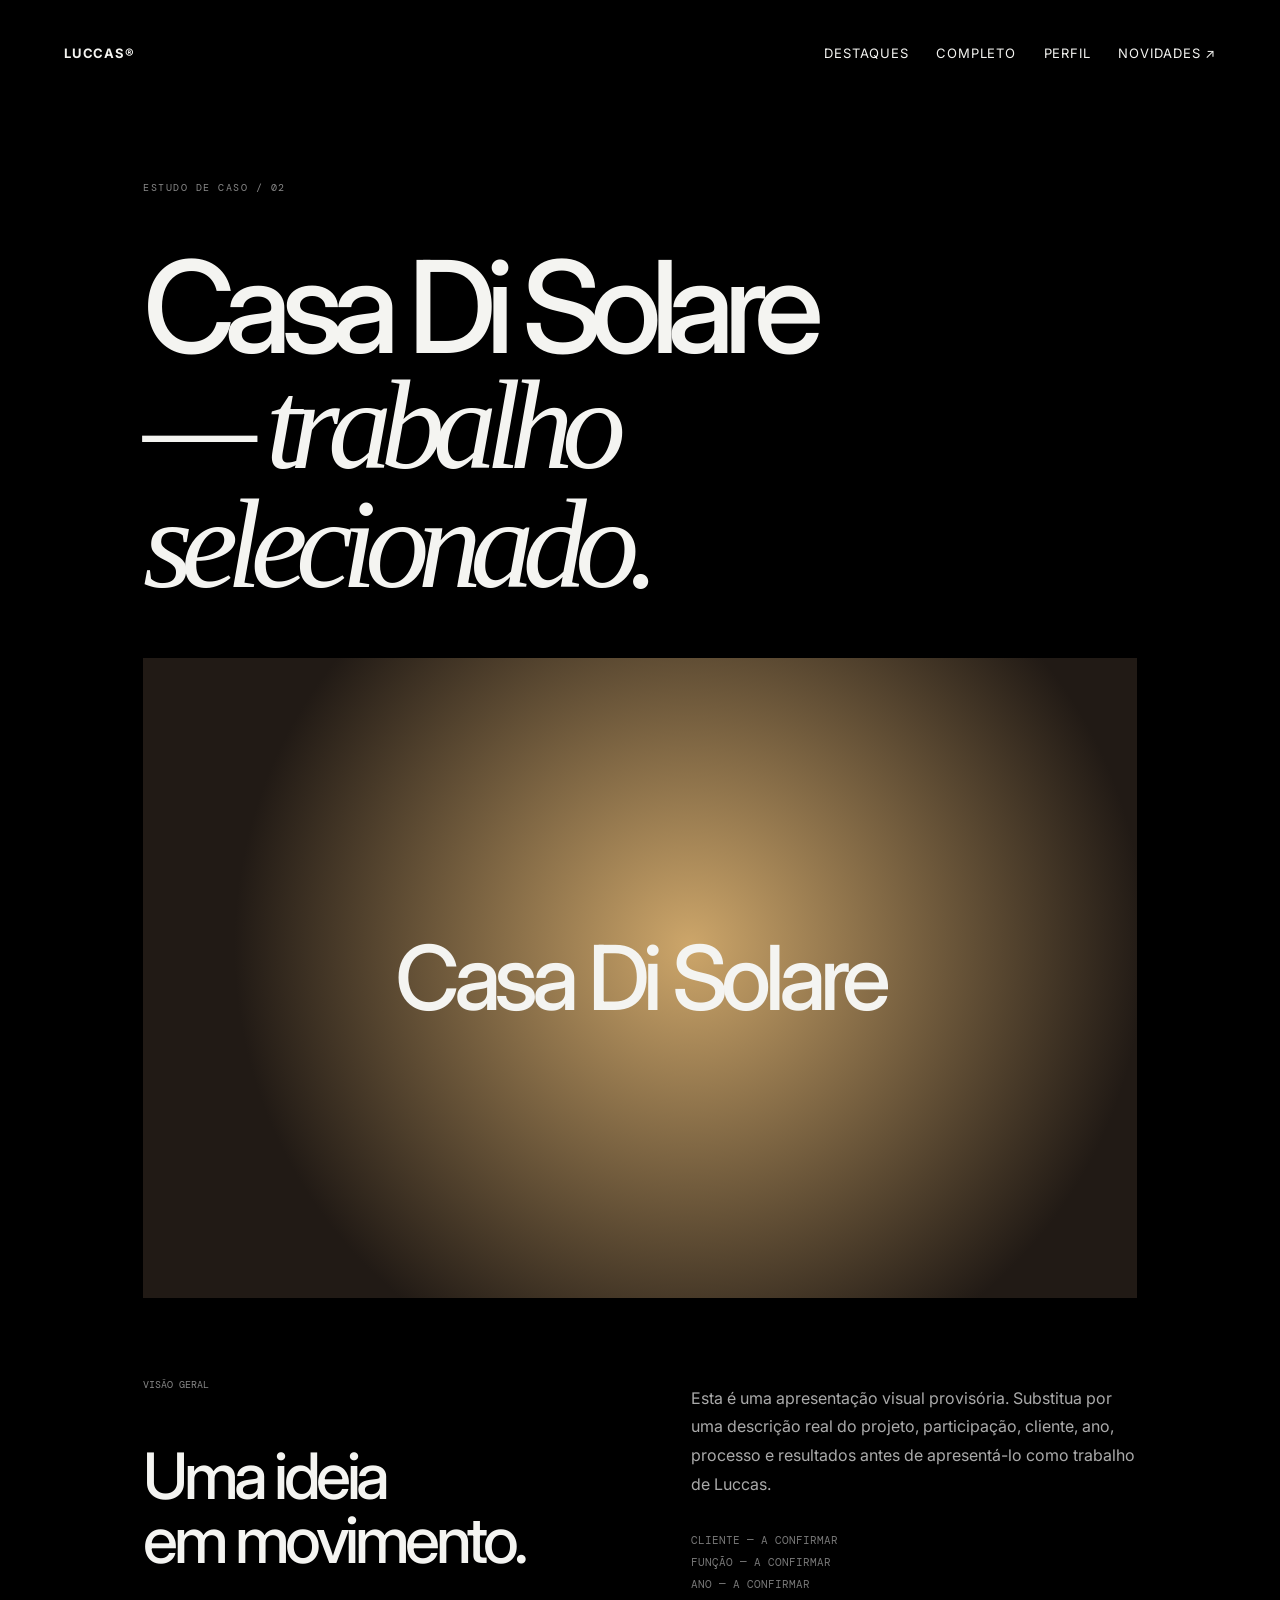
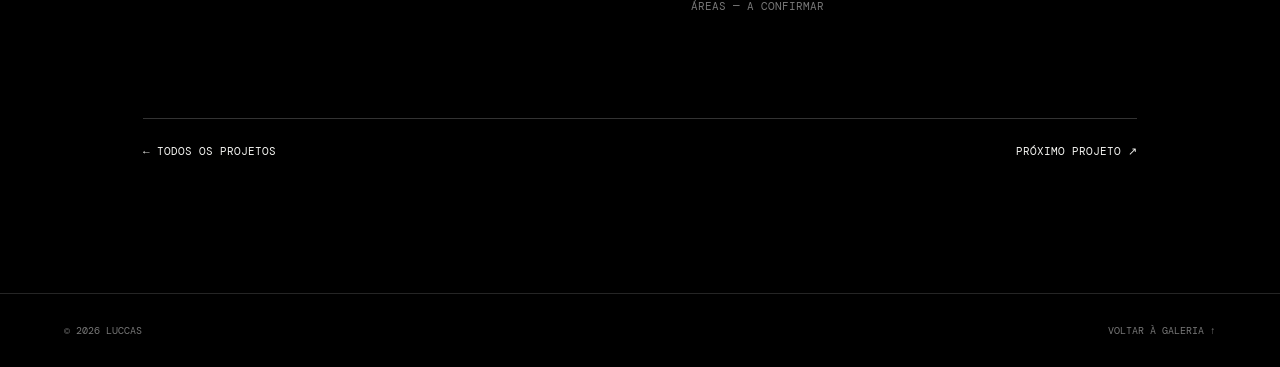
<file: projects/project-two/index.html>
<!doctype html><html lang="pt-BR"><head><meta charset="utf-8"><meta name="viewport" content="width=device-width,initial-scale=1"><meta name="theme-color" content="#000"><title>Casa Di Solare — Luccas</title><meta name="description" content="Modelo de apresentação de projeto do portfólio de Luccas."><link rel="canonical" href="https://fernandomichelmann.github.io/PortifolioLuccas/projects/project-two/"><link rel="stylesheet" href="../../assets/css/style.css"><link rel="preconnect" href="https://fonts.googleapis.com"><link href="https://fonts.googleapis.com/css2?family=DM+Mono:wght@400;500&family=Inter:wght@400;500;600;700&display=swap" rel="stylesheet"></head><body style="overflow:auto;min-height:100%;background:#000;color:#f4f4f1"><header style="position:fixed;z-index:5;top:0;left:0;right:0;padding:5vh 5vw;display:flex;justify-content:space-between;font:13px Inter,sans-serif;letter-spacing:.06em;background:linear-gradient(#000,transparent)"><a href="../../" style="font-weight:700">LUCCAS®</a><nav style="display:flex;gap:28px"><a href="../../">DESTAQUES</a><a href="../../full/">COMPLETO</a><a href="../../profile/">PERFIL</a><a href="../../newsletter/">NOVIDADES ↗</a></nav></header><main style="padding:19vh 10vw 15vh;max-width:1250px;margin:auto"><p style="font:10px 'DM Mono',monospace;color:#888;letter-spacing:.15em">ESTUDO DE CASO / 02</p><h1 style="font:500 clamp(58px,10vw,130px)/.9 Inter,sans-serif;letter-spacing:-.09em;margin:55px 0">Casa Di Solare<br><i style="font-family:Georgia,serif;font-weight:400">— trabalho selecionado.</i></h1><div style="height:50vw;max-height:650px;background:radial-gradient(circle at 55% 45%,#cda66a,#211a15 70%);display:grid;place-items:center;font:500 clamp(38px,7vw,90px) Inter,sans-serif;letter-spacing:-.07em;text-align:center;padding:30px">Casa Di Solare</div><section style="display:grid;grid-template-columns:1fr 1fr;gap:8vw;margin-top:70px"><div><p style="font:10px 'DM Mono',monospace;color:#888">VISÃO GERAL</p><h2 style="font:500 clamp(35px,5vw,65px)/1 Inter,sans-serif;letter-spacing:-.07em">Uma ideia<br>em movimento.</h2></div><div><p style="font:16px/1.8 Inter,sans-serif;color:#aaa">Esta é uma apresentação visual provisória. Substitua por uma descrição real do projeto, participação, cliente, ano, processo e resultados antes de apresentá-lo como trabalho de Luccas.</p><p style="font:11px/2 'DM Mono',monospace;color:#777;margin-top:30px">CLIENTE — A CONFIRMAR<br>FUNÇÃO — A CONFIRMAR<br>ANO — A CONFIRMAR<br>ÁREAS — A CONFIRMAR</p></div></section><div style="margin-top:90px;border-top:1px solid #333;padding-top:25px;display:flex;justify-content:space-between;font:11px 'DM Mono',monospace"><a href="../../full/">← TODOS OS PROJETOS</a><a href="../../projects/project-three/">PRÓXIMO PROJETO ↗</a></div></main><footer style="padding:30px 5vw;border-top:1px solid #252525;display:flex;justify-content:space-between;font:10px 'DM Mono',monospace;color:#777"><span>© 2026 LUCCAS</span><a href="../../">VOLTAR À GALERIA ↑</a></footer></body></html>
</file>
<file: assets/css/style.css>
:root{color-scheme:dark;--white:#f4f4f1;--dim:#777;--mono:"DM Mono",monospace;--sans:Inter,Arial,sans-serif}*{box-sizing:border-box}html,body{margin:0;width:100%;min-height:100%;overflow-x:hidden;overflow-y:auto;background:#000;color:var(--white);font-family:var(--sans)}a{color:inherit;text-decoration:none}#stage{position:fixed;inset:0;background:#000;overflow:hidden}#world{position:absolute;inset:0;width:100%;height:100%;display:block;touch-action:none}.vignette{position:absolute;inset:0;pointer-events:none;background:linear-gradient(180deg,#000 0%,transparent 27%,transparent 70%,#000 100%),linear-gradient(90deg,#000 0%,transparent 18%,transparent 82%,#000 100%);z-index:2}.top-progress{position:absolute;top:0;left:0;width:100%;height:5px;display:grid;grid-template-columns:repeat(4,1fr);gap:3px;z-index:5}.top-progress span{background:rgba(255,255,255,.16);transform-origin:left;transition:background .35s}.top-progress span.active{background:rgba(255,255,255,.8)}.hud{position:absolute;left:5.1vw;right:5.1vw;display:flex;align-items:center;justify-content:space-between;z-index:8;pointer-events:none}.hud a,.hud nav{pointer-events:auto}.hud-top{top:5.2vh}.hud-bottom{bottom:5.2vh}.brand,.hud-link,.view-switch,.counter{font-size:13px;letter-spacing:.055em;font-weight:500}.brand{font-size:16px;letter-spacing:-.04em;font-weight:700}.brand span{font:9px var(--mono);vertical-align:top;margin-left:3px}.hud-link b{font-size:11px;font-weight:400;margin-left:5px;opacity:.65}.hud-link,.view-switch a{transition:opacity .25s}.hud-link:hover,.view-switch a:not(.selected):hover{opacity:1}.view-switch{display:flex;gap:12px;align-items:center}.view-switch a{color:#777}.view-switch a.selected{color:#fff}.view-switch span{color:#555}.bottom-right{display:flex;align-items:center;gap:34px}.counter{font:11px var(--mono);color:#777;display:flex;gap:7px}.counter b{font-weight:400;color:#fff}.counter i{font-style:normal;color:#444}.scene-hint{position:absolute;bottom:5.5vh;left:50%;transform:translateX(-50%);font:9px var(--mono);letter-spacing:.13em;color:rgba(255,255,255,.35);z-index:4;pointer-events:none;transition:opacity .4s}.scene-hint span{margin-left:8px}.loading{position:absolute;inset:0;background:#000;display:flex;align-items:center;justify-content:center;gap:14px;z-index:20;font:12px var(--mono);letter-spacing:.1em;transition:opacity .7s,visibility .7s}.loading i{width:5px;height:5px;border-radius:50%;background:white;animation:pulse .8s infinite alternate}.loading.done{opacity:0;visibility:hidden}@keyframes pulse{to{opacity:.2;transform:scale(.5)}}.no-webgl{display:none;position:absolute;inset:0;z-index:10;align-items:center;justify-content:center;flex-direction:column;gap:20px;background:#000}.no-webgl p{font-size:34px}.no-webgl a{font:12px var(--mono);border-bottom:1px solid #777;padding-bottom:8px}@media(max-width:700px){.hud{left:6vw;right:6vw}.hud-top{top:4vh}.hud-bottom{bottom:4vh}.brand{font-size:14px}.hud-link,.view-switch,.counter{font-size:10px}.bottom-right{gap:16px}.scene-hint{bottom:12vh;font-size:8px}.vignette{background:linear-gradient(180deg,#000 0%,transparent 22%,transparent 76%,#000 100%)}}@media(prefers-reduced-motion:reduce){.loading i{animation:none}}
/* Editorial portrait hero */
.hero-scroll{height:250vh;position:relative;z-index:30;pointer-events:none}
.hero{height:100vh;height:100svh;min-height:620px;position:sticky;top:0;overflow:hidden;background:radial-gradient(ellipse 48% 70% at 48% 53%,#101010 0%,#050505 58%,#000 100%);color:#fff;isolation:isolate;pointer-events:auto}
.hero:after{content:"";position:absolute;inset:0;z-index:8;pointer-events:none;opacity:.035;background-image:url("data:image/svg+xml,%3Csvg viewBox='0 0 180 180' xmlns='http://www.w3.org/2000/svg'%3E%3Cfilter id='n'%3E%3CfeTurbulence type='fractalNoise' baseFrequency='.9' numOctaves='3' stitchTiles='stitch'/%3E%3C/filter%3E%3Crect width='100%25' height='100%25' filter='url(%23n)' opacity='.8'/%3E%3C/svg%3E")}
.hero-grain{position:absolute;inset:0;background:radial-gradient(ellipse at center,transparent 25%,#000 100%);z-index:1}
.hero-word-wrap{position:absolute;z-index:2;left:4%;right:4%;top:43%;transform:translateY(-50%);overflow:hidden;white-space:nowrap}
.hero-word{font-family:'Michroma','Arial Black',sans-serif;font-size:clamp(58px,11.3vw,190px);font-weight:800;letter-spacing:-.075em;line-height:1;text-align:center;white-space:nowrap;transform-origin:center;will-change:transform,filter;animation:heroWordIn 1.2s cubic-bezier(.2,.7,.1,1) both;background:linear-gradient(90deg,rgba(255,255,255,.08),#fff 22%,#fff 78%,rgba(255,255,255,.08));-webkit-background-clip:text;background-clip:text;color:transparent;filter:drop-shadow(0 0 1px #fff)}
.hero-portrait{position:absolute;z-index:3;width:min(57vw,700px);height:100%;left:50%;bottom:-2%;transform:translateX(-50%) translateY(40px) scale(1.04);display:flex;align-items:flex-end;justify-content:center;filter:drop-shadow(0 0 24px rgba(255,255,255,.07));animation:heroPersonIn 1.35s .18s cubic-bezier(.2,.7,.1,1) forwards;will-change:transform,opacity}
.hero-portrait svg{height:91%;width:100%;object-fit:contain;object-position:center bottom}
.hero-frame{position:absolute;inset:0;width:100%;height:100%;z-index:6;pointer-events:none}
.hero-frame path{stroke-dasharray:1300;stroke-dashoffset:1300;animation:none}.hero.hero-photo-ready .hero-frame path{animation:frameDraw 1.5s 0s ease forwards}
.hero-top-title{position:absolute;z-index:7;top:5.1%;left:0;width:100%;text-align:center;transform:none;font-family:'Michroma',sans-serif;font-size:clamp(12px,2.1vw,28px);letter-spacing:.36em;font-weight:400;animation:heroTextIn .8s .55s both}
.hero-copy{position:absolute;z-index:7;width:21%;font-family:'DM Mono',monospace;text-transform:uppercase;animation:heroTextIn .8s .8s both}
.hero-copy span{font-family:'Michroma',sans-serif;font-size:clamp(10px,1.05vw,15px);letter-spacing:.08em}.hero-copy span b{font-weight:800}
.hero-copy p{font-size:clamp(8px,.62vw,10px);line-height:1.75;letter-spacing:.045em;opacity:.78;text-align:justify;text-transform:none;margin-top:12px}
.hero-copy-right{right:8%;top:18%}.hero-copy-left{left:9%;bottom:21%;width:24%}
.hero-signature{position:absolute;z-index:7;left:4%;bottom:5%;font-family:'Michroma',sans-serif;font-size:clamp(12px,1.2vw,18px);letter-spacing:.2em;animation:heroTextIn .8s 1s both}.hero-signature b{font-size:9px;vertical-align:top}
.hero-mark{position:absolute;z-index:7;right:5%;bottom:7%;font-family:'Michroma',sans-serif;font-weight:900;font-size:clamp(35px,5vw,70px);letter-spacing:-.14em;text-shadow:1px 0 #fff,-1px 0 #fff;opacity:.9}
.hero-scroll-hint{position:absolute;z-index:7;bottom:5.5%;left:50%;transform:translateX(-50%);font:9px var(--mono);letter-spacing:.2em;opacity:.55;animation:heroTextIn .8s 1.1s both}
.hero-scroll-hint span{margin-left:8px}.hero-photo-note{position:absolute;z-index:7;right:4%;top:5.4%;font:8px var(--mono);letter-spacing:.1em;opacity:.38}
@keyframes heroWordIn{from{clip-path:inset(0 100% 0 0);filter:blur(12px)}to{clip-path:inset(0);filter:blur(0)}}@keyframes heroPersonIn{to{opacity:1;transform:translateX(-50%) translateY(0) scale(1)}}@keyframes frameDraw{to{stroke-dashoffset:0}}@keyframes heroTextIn{from{opacity:0;transform:translateY(12px)}to{opacity:1;transform:translateY(0)}}
#stage{z-index:0}.hud,.top-progress,.scene-hint{opacity:0;transition:opacity .6s}.scene-page.gallery-ready .hud,.scene-page.gallery-ready .top-progress,.scene-page.gallery-ready .scene-hint{opacity:1}
@media(max-width:700px){.hero{min-height:560px}.hero-word-wrap{top:43%;left:2%;right:2%}.hero-word{font-size:clamp(49px,13vw,92px);letter-spacing:-.09em}.hero-portrait{width:92vw;height:83%;bottom:0}.hero-portrait svg{height:100%}.hero-frame{transform:scale(.96)}.hero-top-title{top:5%;font-size:13px;letter-spacing:.25em}.hero-copy-right{display:none}.hero-copy-left{left:7%;bottom:17%;width:38%}.hero-copy-left p{font-size:8px}.hero-signature{left:6%;bottom:5%}.hero-mark{right:7%;bottom:5%;font-size:38px}.hero-scroll-hint{bottom:5%;font-size:7px}.hero-photo-note{right:5%;top:9%;font-size:6px}.hero-scroll{height:210vh}}
@media(prefers-reduced-motion:reduce){.hero-word,.hero-portrait,.hero-frame path,.hero-copy,.hero-signature,.hero-scroll-hint,.hero-top-title{animation:none!important;opacity:1;transform:none;clip-path:none}.hero-scroll{height:150vh}}


/* Mobile-first gallery refinements */
@media(max-width:700px){
  #stage{height:100svh;min-height:560px}
  #world{touch-action:pan-y}
  .hud{left:5vw;right:5vw}
  .hud-top{top:max(18px,env(safe-area-inset-top))}
  .hud-bottom{bottom:max(18px,env(safe-area-inset-bottom))}
  .brand{font-size:13px}
  .hud-link,.view-switch,.counter{font-size:9px}
  .bottom-right{gap:12px}
  .view-switch{gap:8px}
  .scene-hint{bottom:calc(12vh + env(safe-area-inset-bottom));font-size:7px;letter-spacing:.1em}
  .top-progress{height:3px;gap:2px}
  .vignette{background:linear-gradient(180deg,rgba(0,0,0,.82) 0%,transparent 18%,transparent 76%,rgba(0,0,0,.88) 100%)}
  .hero{min-height: min(700px,100svh);height:100svh}
  .hero-scroll{height:200svh}
  .hero-word-wrap{top:42%;left:1%;right:1%}
  .hero-word{font-size:clamp(48px,12.5vw,88px);letter-spacing:-.095em}
  .hero-portrait{width:100vw;height:78%;bottom:0}
  .hero-portrait svg{height:100%;width:100%}
  .hero-copy-left{left:7%;bottom:17%;width:40%;max-width:190px}
  .hero-copy-left p{font-size:8px;line-height:1.6}
  .hero-signature{bottom:calc(4.5% + env(safe-area-inset-bottom));font-size:11px}
  .hero-mark{bottom:calc(4.5% + env(safe-area-inset-bottom));font-size:34px}
  .hero-scroll-hint{bottom:calc(4.5% + env(safe-area-inset-bottom));font-size:6px;letter-spacing:.13em}
  .hero-photo-note{top:calc(9% + env(safe-area-inset-top));font-size:6px}
}
@media(max-width:380px){
  .hud{left:4vw;right:4vw}
  .hud-link,.view-switch,.counter{font-size:8px}
  .bottom-right{gap:8px}
  .hero-copy-left{width:38%;bottom:16%}
  .hero-copy-left p{font-size:7px}
  .hero-top-title{font-size:11px}
}
@media(max-width:700px) and (orientation:landscape){
  .hero{min-height:440px}
  .hero-portrait{height:88%;width:70vw}
  .hero-copy-left{bottom:14%;width:26%}
  .hero-word-wrap{top:45%}
  .hero-word{font-size:clamp(42px,9vw,70px)}
  .hero-scroll{height:180svh}
}


/* Terceira tela — contato */
html{scroll-behavior:smooth}
.contact-section{position:relative;z-index:30;min-height:100svh;padding:5.2vh 5.1vw 3.2vh;background:radial-gradient(ellipse 55% 65% at 50% 48%,#111 0%,#050505 62%,#000 100%);color:var(--white);display:flex;flex-direction:column;justify-content:space-between;overflow:hidden;isolation:isolate}
.contact-grain{position:absolute;inset:0;z-index:-1;pointer-events:none;opacity:.035;background-image:url("data:image/svg+xml,%3Csvg viewBox='0 0 180 180' xmlns='http://www.w3.org/2000/svg'%3E%3Cfilter id='n'%3E%3CfeTurbulence type='fractalNoise' baseFrequency='.9' numOctaves='3' stitchTiles='stitch'/%3E%3C/filter%3E%3Crect width='100%25' height='100%25' filter='url(%23n)' opacity='.8'/%3E%3C/svg%3E")}
.contact-topline,.contact-footer{display:flex;align-items:center;justify-content:space-between;font:10px var(--mono);letter-spacing:.12em;color:#777}
.contact-topline span:first-child{font:700 14px var(--sans);letter-spacing:-.04em;color:#f4f4f1}
.contact-content{width:min(100%,1250px);margin:auto;padding:9vh 0 7vh}
.contact-eyebrow{font:10px var(--mono);letter-spacing:.18em;color:#888;margin:0 0 35px}
.contact-content h2{font:500 clamp(48px,9.8vw,142px)/.92 var(--sans);letter-spacing:-.095em;margin:0;color:#f4f4f1}
.contact-content h2 em{font-family:Georgia,serif;font-weight:400;letter-spacing:-.075em;color:#888}
.contact-bottom{display:flex;align-items:center;gap:28px;margin-top:clamp(55px,10vh,120px);padding-top:18px;border-top:1px solid #292929}
.contact-bottom p{font:10px var(--mono);letter-spacing:.18em;color:#888;margin:0}
.contact-placeholder{display:block;flex:1;height:1px}
.contact-footer{padding-top:22px;border-top:1px solid #252525}
.contact-footer a{color:#aaa;transition:color .25s}
.contact-footer a:hover{color:#fff}
@media(max-width:700px){.contact-section{min-height:100svh;padding:calc(4vh + env(safe-area-inset-top)) 6vw calc(3vh + env(safe-area-inset-bottom))}.contact-topline span:first-child{font-size:13px}.contact-content{padding:7vh 0}.contact-eyebrow{font-size:8px;margin-bottom:28px}.contact-content h2{font-size:clamp(45px,11vw,78px);line-height:.98}.contact-bottom{margin-top:9vh;gap:18px}.contact-footer{font-size:8px}}


/* Acesso direto à terceira tela a partir da galeria */
.gallery-contact-cta{position:absolute;left:50%;bottom:13vh;transform:translate(-50%,12px);z-index:9;display:flex;align-items:center;gap:18px;padding:13px 18px;border:1px solid rgba(255,255,255,.34);background:rgba(5,5,5,.72);backdrop-filter:blur(12px);-webkit-backdrop-filter:blur(12px);color:#f4f4f1;font:9px var(--mono);letter-spacing:.16em;white-space:nowrap;opacity:0;visibility:hidden;pointer-events:none;transition:opacity .45s,transform .45s,border-color .25s,background .25s}
.scene-page.gallery-ready .gallery-contact-cta{opacity:1;visibility:visible;pointer-events:auto;transform:translate(-50%,0)}
.gallery-contact-cta span{font-size:15px;line-height:10px;transition:transform .25s}
.gallery-contact-cta:hover{border-color:rgba(255,255,255,.8);background:rgba(30,30,30,.9)}
.gallery-contact-cta:hover span{transform:translateY(3px)}
@media(max-width:700px){.gallery-contact-cta{bottom:calc(17vh + env(safe-area-inset-bottom));font-size:8px;padding:12px 15px;gap:13px}}

/* Evita exibir layout parcialmente inicializado */
.page-loading .hero,.page-loading #stage,.page-loading .contact-section{visibility:hidden}
.scene-page.is-ready .hero,.scene-page.is-ready #stage,.scene-page.is-ready .contact-section{visibility:visible}
.hero-portrait img{opacity:0;transition:opacity .35s ease}
.hero-portrait img.is-decoded{opacity:1}

/* Restaura os traços da moldura do Hero sem alterar espessura ou alinhamento. */
.hero-frame path{stroke-dasharray:none;stroke-dashoffset:0;animation:none}


/* WarpText/OGL: o canvas acompanha a caixa do texto sem alterar o posicionamento absoluto do título superior. */
.hero-word{height:320px;}
@media(max-width:700px){.hero-word{height:320px;}}

.hero-word{position:relative}
.warp-text-canvas{position:absolute;inset:0;width:100%;height:100%;display:block;pointer-events:none}
.hero-word.warp-text-ready{color:transparent!important;background:none!important;-webkit-text-fill-color:transparent!important;filter:none!important;animation:none!important;clip-path:none!important}
.hero-top-title.warp-text-ready{color:transparent!important}
.hero-portrait,.hero-portrait *{pointer-events:none}

/* Proporções consistentes em monitores: dimensões tipográficas consideram largura E altura. */
@media (min-width:701px){
  .hero-word{font-size:clamp(58px,min(11.3vw,20vh),190px)}
  .hero-portrait{width:min(57vw,700px,78vh)}
  .hero-top-title{font-size:clamp(12px,min(2.1vw,3.6vh),28px)}
  .hero-copy span{font-size:clamp(10px,min(1.05vw,1.8vh),15px)}
  .hero-copy p{font-size:clamp(8px,min(.62vw,1.1vh),10px)}
  .hero-signature{font-size:clamp(12px,min(1.2vw,2.1vh),18px)}
  .hero-mark{font-size:clamp(35px,min(5vw,8.5vh),70px)}
  .contact-content h2{font-size:clamp(48px,min(9.8vw,17vh),142px)}
  .contact-content{width:min(100%, min(86vw,1250px))}
}
@media (min-width:1600px) and (min-aspect-ratio:16/9){
  .hero-word-wrap{left:7%;right:7%}
  .hero-copy-right{right:max(8%,calc((100vw - 1600px)/2 + 8%))}
  .hero-copy-left{left:max(9%,calc((100vw - 1600px)/2 + 9%))}
}
@media (min-width:701px) and (max-height:720px){
  .hero-copy-right{top:16%}
  .hero-copy-left{bottom:17%}
  .hero-copy p{line-height:1.5;margin-top:8px}
  .hero-scroll-hint{bottom:3.5%}
  .contact-content{padding:5vh 0 4vh}
  .contact-eyebrow{margin-bottom:22px}
  .contact-bottom{margin-top:6vh}
}
</file>
